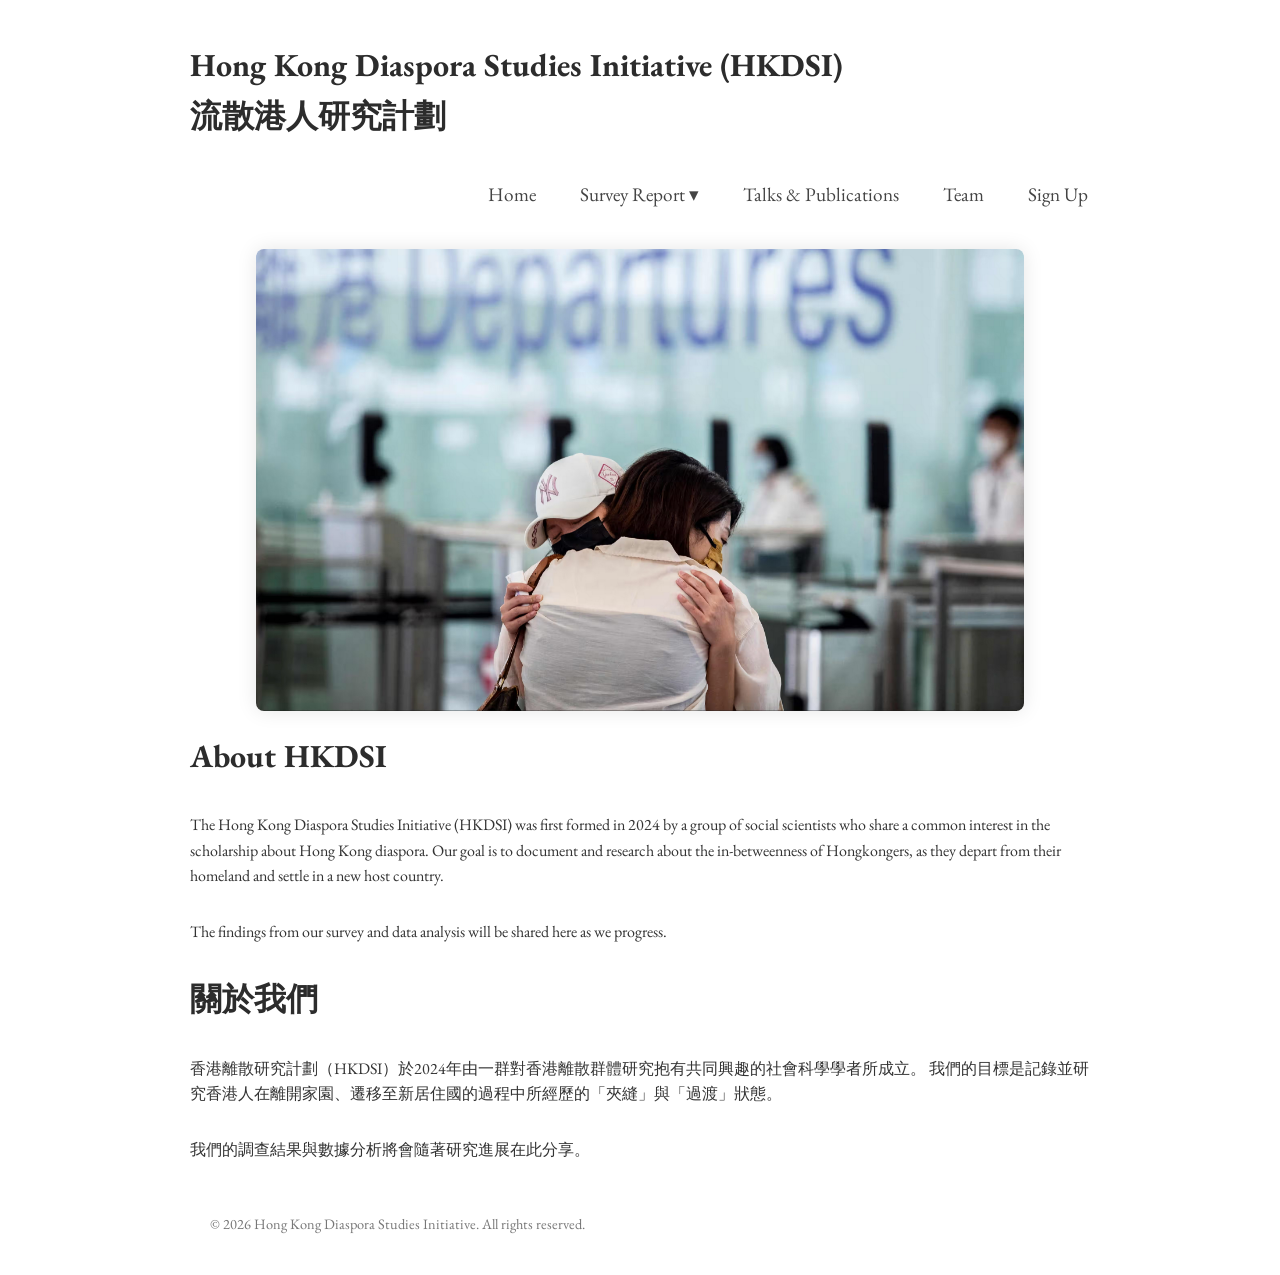
<file: index.html>
<!DOCTYPE html>

<html lang="en">

<head>
  <meta charset="UTF-8">
  <meta name="viewport" content="width=device-width, initial-scale=1.0">
  <title>HKDSI</title>


  <!-- Google Font: EB Garamond -->
  <link href="https://fonts.googleapis.com/css2?family=EB+Garamond&display=swap" rel="stylesheet">

  <!-- Link to your external stylesheet -->
  <link rel="stylesheet" href="styles.css">
  
</head>
<body>
   <div class="container">

    <h1>Hong Kong Diaspora Studies Initiative (HKDSI)<br>流散港人研究計劃 </h1>

<nav class="navbar">
  <ul class="nav-menu">
    <li><a href="index.html">Home</a></li>
    
    <li class="dropdown">
      <a href="report.html">Survey Report ▾</a>
      <ul class="dropdown-menu">
        <li><a href="US.html">US</a></li>
        <li><a href="UK.html">UK</a></li>
        <li><a href="Canada.html">Canada</a></li>
      </ul>
    </li>
    
    <li><a href="engagement.html">Talks & Publications</a></li>
    <li><a href="team.html">Team</a></li>
    <li><a href="sign_up.html">Sign Up</a></li>
  </ul>
</nav>



      <img src="departure.png" alt="Embrace at the Departure Gate" class="hero-image">
      <h2>About HKDSI</h2>
      <p>The Hong Kong Diaspora Studies Initiative (HKDSI) was first formed in 2024 by a group of
        social scientists who share a common interest in the scholarship about Hong Kong diaspora.
        Our goal is to document and research about the in-betweenness of Hongkongers, as they 
        depart from their homeland and settle in a new host country. </p>
      <p>The findings from our survey and data analysis will be shared here as we progress. </p>  

      <h2>關於我們</h2>
      <p>香港離散研究計劃（HKDSI）於2024年由一群對香港離散群體研究抱有共同興趣的社會科學學者所成立。
        我們的目標是記錄並研究香港人在離開家園、遷移至新居住國的過程中所經歷的「夾縫」與「過渡」狀態。</p>

      <p>我們的調查結果與數據分析將會隨著研究進展在此分享。</p>


    <footer>
  <div class="container">
    <!--<p>
      <a href="https://your-website.com" target="_blank">
        <img src="logo.png" alt="HKDSI Logo" class="footer-logo">
        Hong Kong Diaspora Studies Initiative
      </a>
    </p>-->
    <p>&copy; 2026 Hong Kong Diaspora Studies Initiative. All rights reserved.</p>

    <!--<button onclick="scrollToTop()" class="back-to-top">Back to Top ↑</button>-->
  </div>
</footer>


  </div>
</body>
</html>
</file>
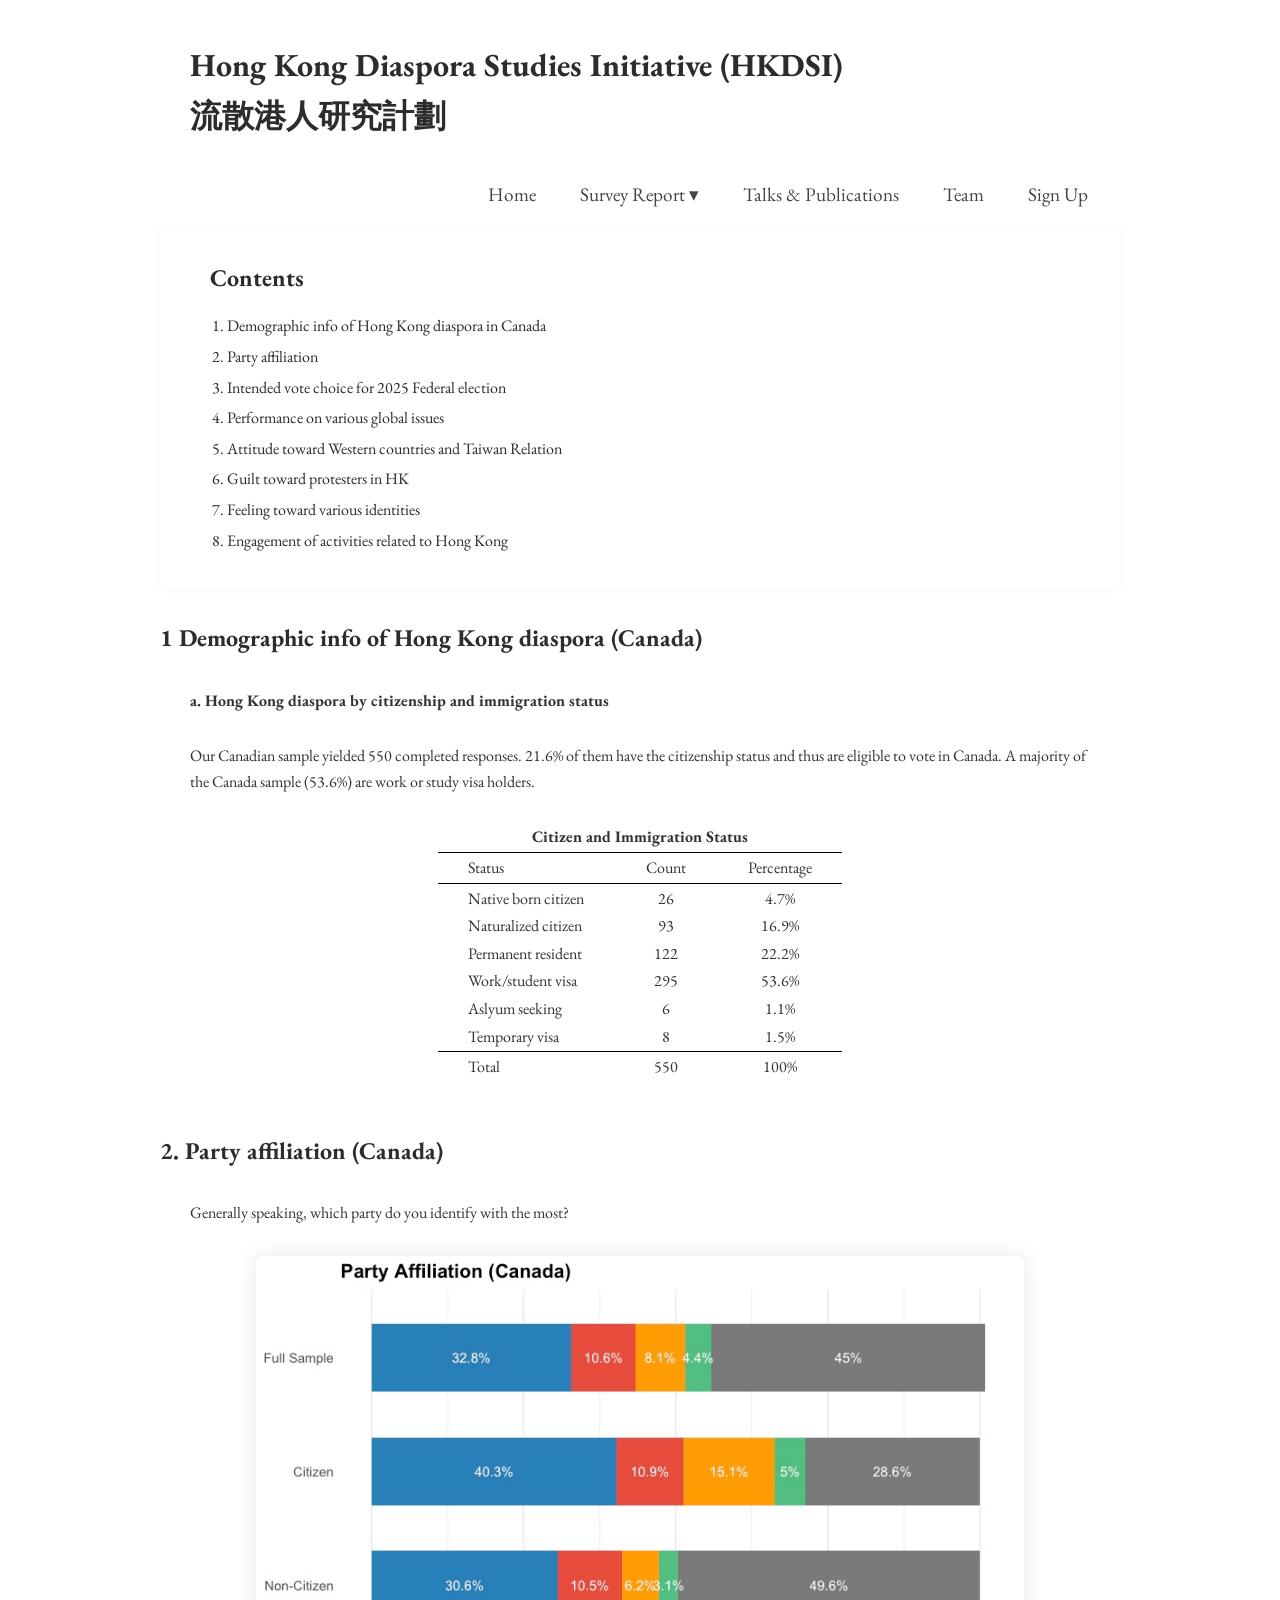
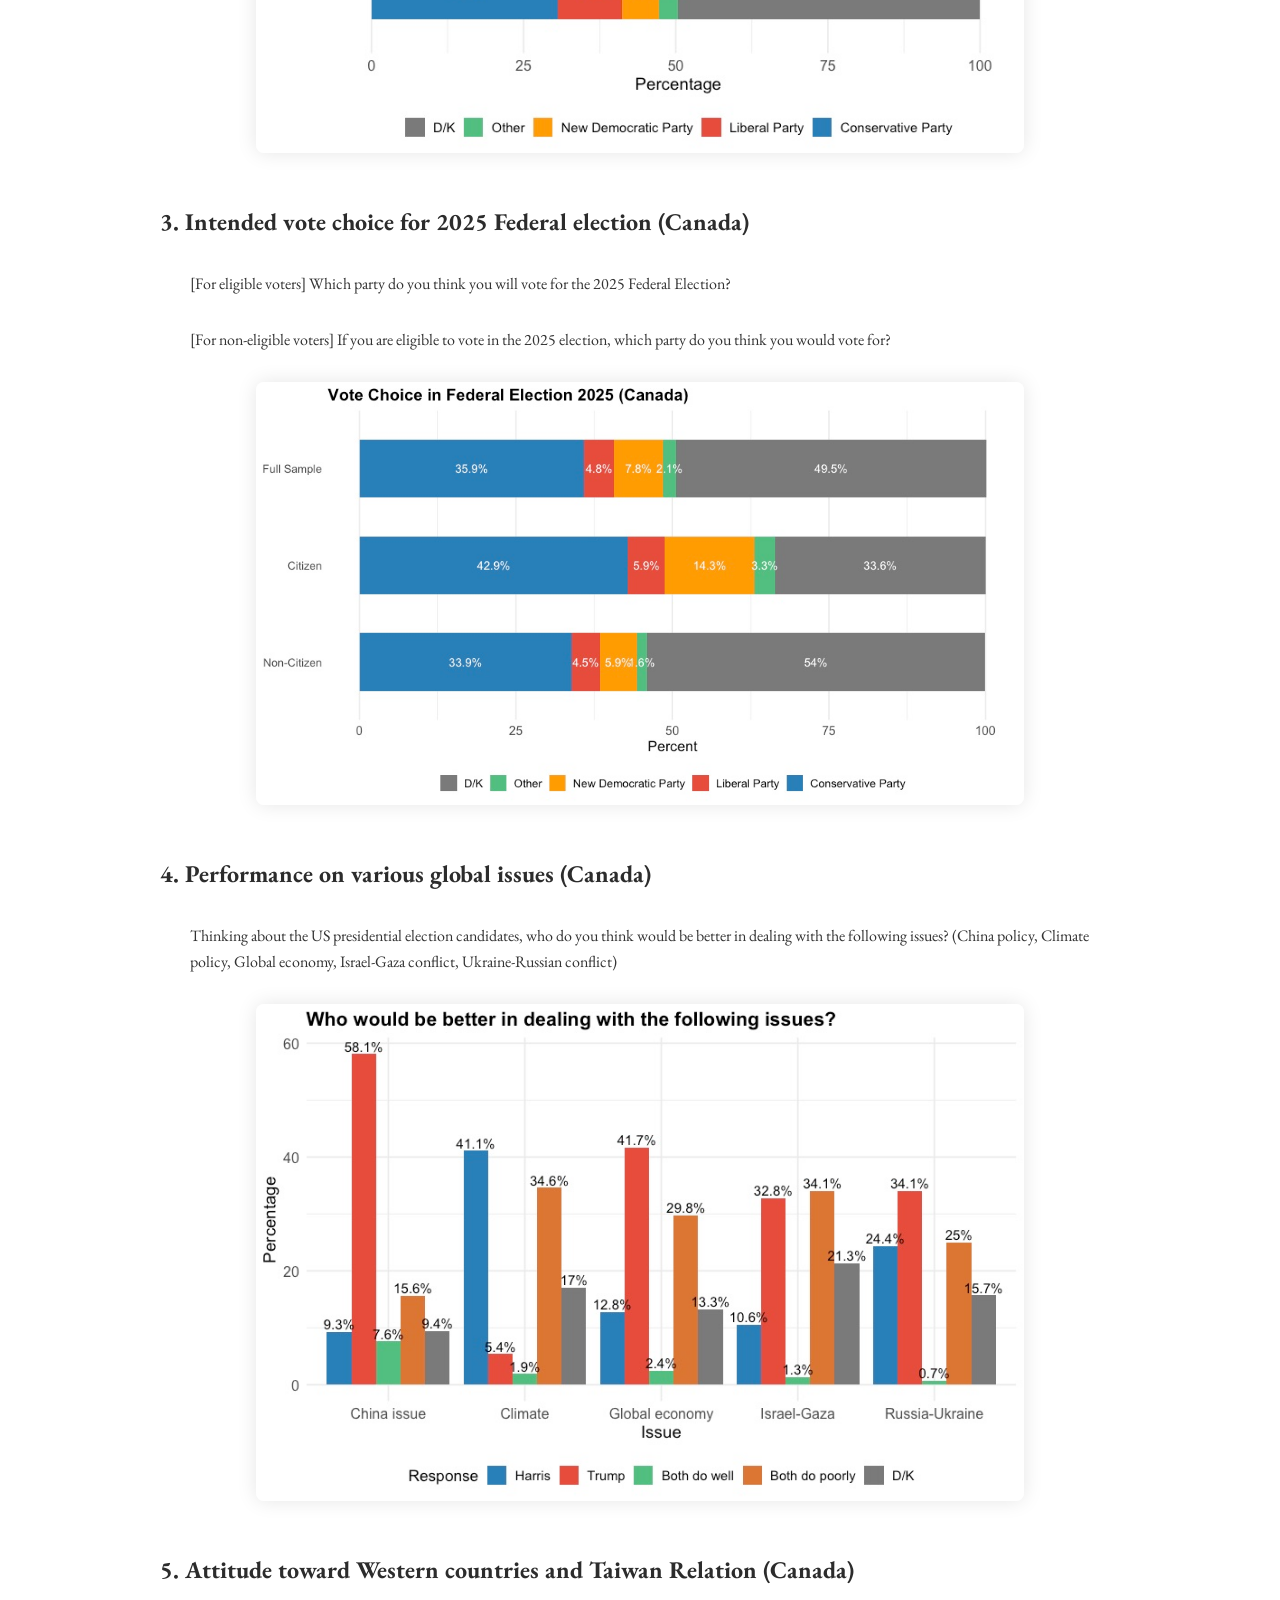
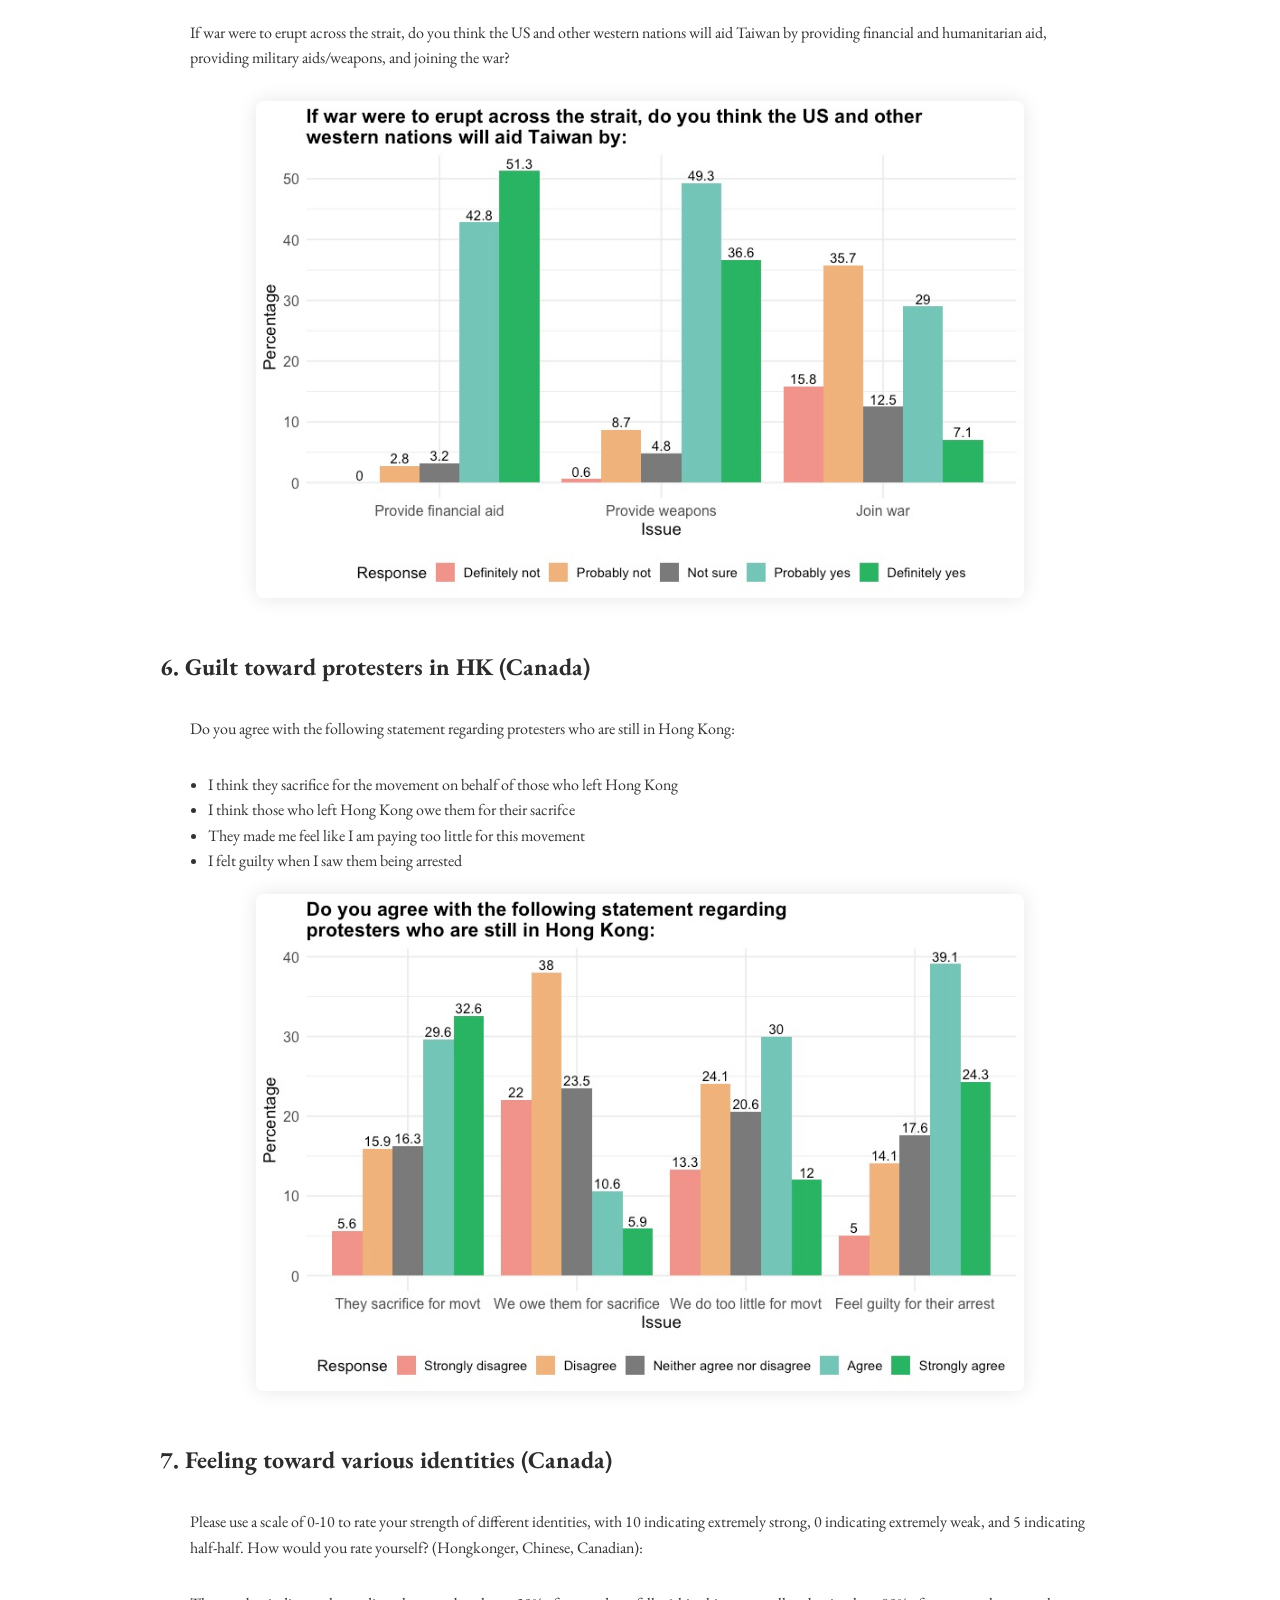
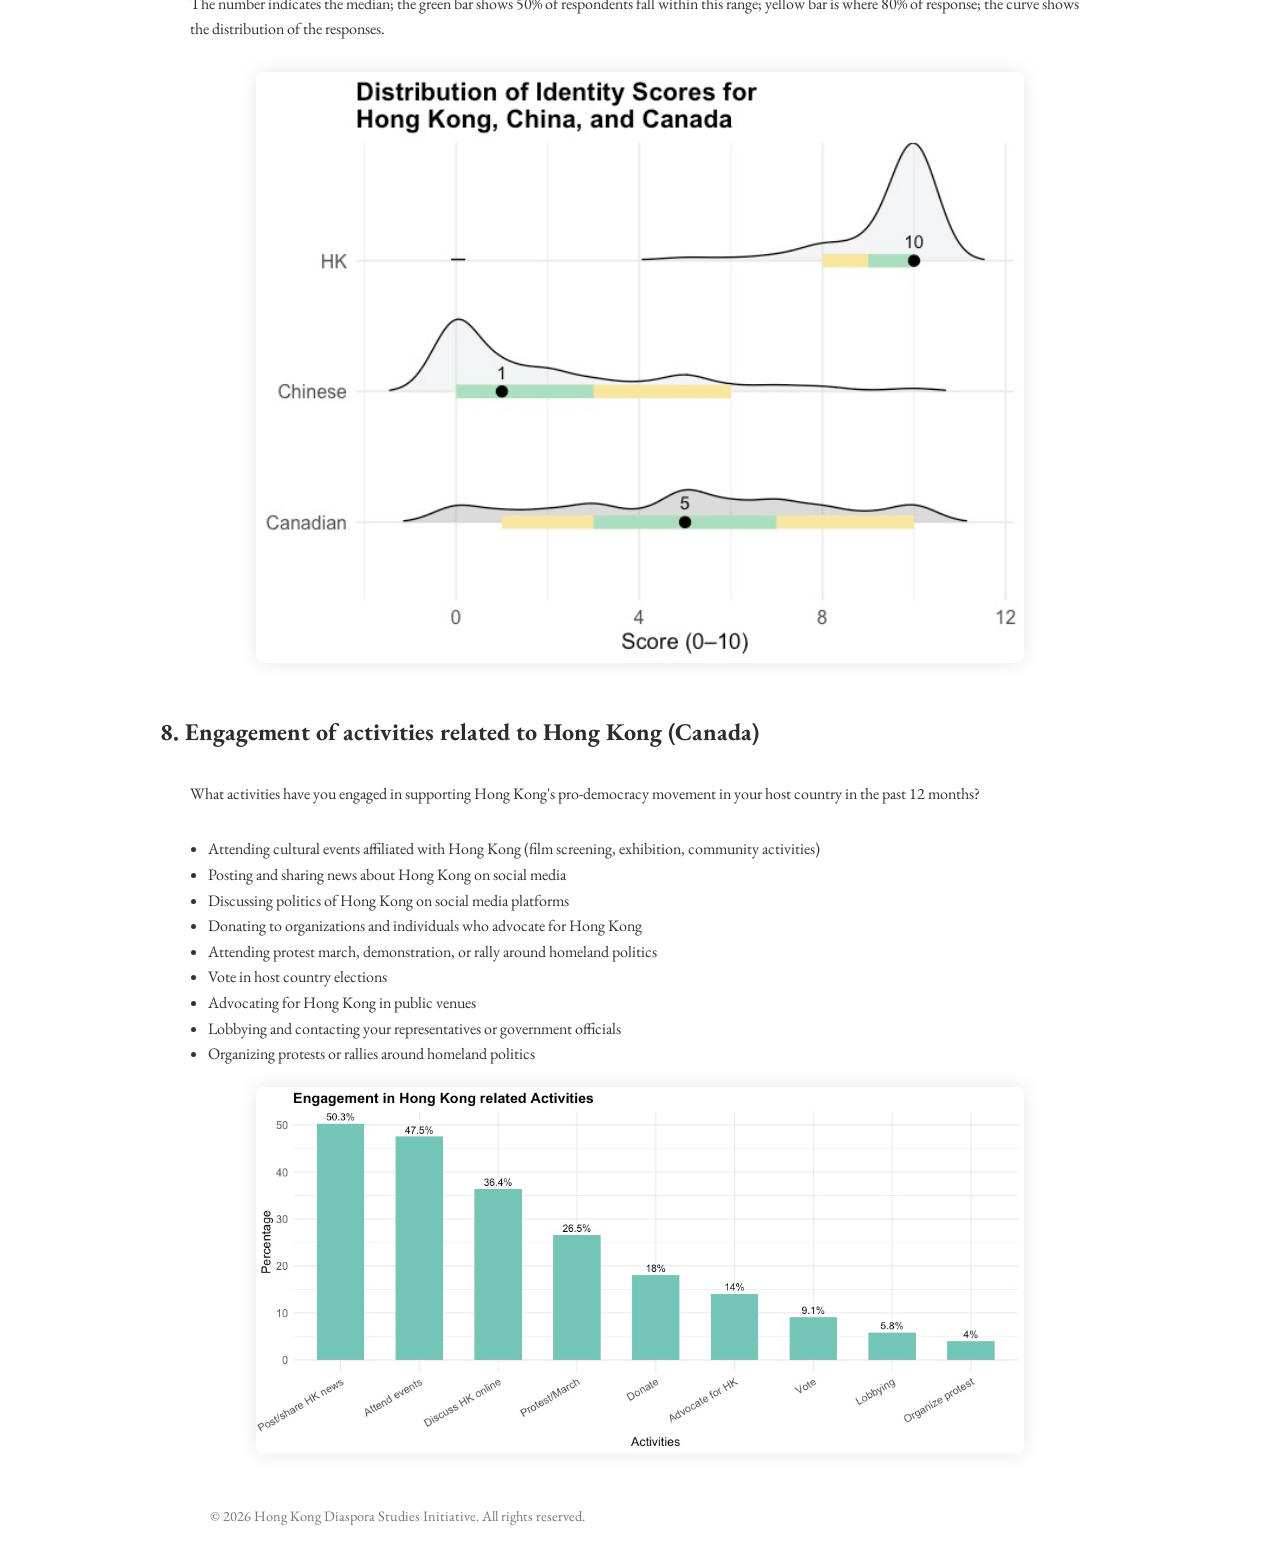
<file: Canada.html>
<!DOCTYPE html>

<html lang="en">

<head>
  <meta charset="UTF-8">
  <meta name="viewport" content="width=device-width, initial-scale=1.0">
  <title>HKDSI</title>


  <!-- Google Font: EB Garamond -->
  <link href="https://fonts.googleapis.com/css2?family=EB+Garamond&display=swap" rel="stylesheet">

   <!-- Link to your external stylesheet -->
  <link rel="stylesheet" href="styles.css">

</head>

<script>
  // Show or hide the button based on scroll position
  window.onscroll = function() {
    const btn = document.getElementById("backToTopBtn");
    if (document.body.scrollTop > 100 || document.documentElement.scrollTop > 100) {
      btn.style.display = "block";
    } else {
      btn.style.display = "none";
    }
  };

  // Smooth scroll to top when clicked
  function scrollToTop() {
    window.scrollTo({ top: 0, behavior: 'smooth' });
  }
</script>



<body>
<div class="container">
  <h1>Hong Kong Diaspora Studies Initiative (HKDSI)<br>流散港人研究計劃 </h1>

  <nav class="navbar">
  <ul class="nav-menu">
    <li><a href="index.html">Home</a></li>
    
    <li class="dropdown">
      <a href="report.html">Survey Report ▾</a>
      <ul class="dropdown-menu">
        <li><a href="US.html">US</a></li>
        <li><a href="UK.html">UK</a></li>
        <li><a href="Canada.html">Canada</a></li>
      </ul>
    </li>
    
    <li><a href="engagement.html">Talks & Publications</a></li>
    <li><a href="team.html">Team</a></li>
    <li><a href="sign_up.html">Sign Up</a></li>
  </ul>
</nav>

  <nav class="toc">
   <h2>Contents</h2>
  <ul>
    <li><a href="#demographic">1. Demographic info of Hong Kong diaspora in Canada</a></li>
    <li><a href="#PID">2. Party affiliation</a></li>
    <li><a href="#2024_election">3. Intended vote choice for 2025 Federal election</a></li>
    <li><a href="#performance">4. Performance on various global issues</a></li>
    <li><a href="#Taiwan">5. Attitude toward Western countries and Taiwan Relation</a></li>
    <li><a href="#guilt">6. Guilt toward protesters in HK</a></li>
    <li><a href="#identity">7. Feeling toward various identities</a></li>
    <li><a href="#HK_engagement">8. Engagement of activities related to Hong Kong</a></li>
  </ul>
</nav>

<section id="demographic">
  <h3>1 Demographic info of Hong Kong diaspora (Canada)</h3>
    <p><strong>a. Hong Kong diaspora by citizenship and immigration status</strong></p>
    <p>Our Canadian sample yielded 550 completed responses. 21.6% of them have the citizenship status and thus are eligible 
        to vote in Canada. A majority of the Canada sample (53.6%) are work or study visa holders.
    </p>
    <table>
        <caption><strong>Citizen and Immigration Status</strong></caption>
        <tr><td colspan="6" style="border-bottom: 1px solid black"></td></tr>
            <tr><td style="text-align:left">Status</td><td>Count</td><td>Percentage</td></tr>
        <tr><td colspan="6" style="border-bottom: 1px solid black"></td></tr>
            <tr><td style="text-align:left">Native born citizen</td><td>26</td><td>4.7%</td></tr>
            <tr><td style="text-align:left">Naturalized citizen</td><td>93</td><td>16.9%</td></tr>
            <tr><td style="text-align:left">Permanent resident</td><td>122</td><td>22.2%</td></tr>
            <tr><td style="text-align:left">Work/student visa</td><td>295</td><td>53.6%</td></tr>
            <tr><td style="text-align:left">Aslyum seeking</td><td>6</td><td>1.1%</td></tr>
            <tr><td style="text-align:left">Temporary visa</td><td>8</td><td>1.5%</td></tr>
        <tr><td colspan="6" style="border-bottom: 1px solid black"></td></tr>
        <tr><td style="text-align:left">Total</td><td>550</td><td>100%</td></tr>
    </table>       
</section>

<section id="PID">
  <h3>2. Party affiliation (Canada)</h3>
    <p>Generally speaking, which party do you identify with the most?
    </p>
    <img src="fig_Canada/fig_CAN_PID.jpeg" alt="UK_PID" class="hero-image">
</section>
  
 <section id="2024_election">
    <h3>3. Intended vote choice for 2025 Federal election (Canada)</h3>
    <p>[For eligible voters] Which party do you think you will vote for the 2025 Federal Election?</p> 
    <p>[For non-eligible voters] If you are eligible to vote in the 2025 election, which party do you think you would vote for?  </p>
    <img src="fig_Canada/fig_CAN_election2024.jpeg" alt="US election" class="hero-image">
</section> 

<section id="performance">
    <h3>4. Performance on various global issues (Canada)</h3>
    <p>Thinking about the US presidential election candidates, who do you think would be better in dealing with 
        the following issues? (China policy, Climate policy, Global economy, Israel-Gaza conflict, 
        Ukraine-Russian conflict)</p>
    <img src="fig_Canada/fig_performance_CAN.jpeg" alt="performance" class="hero-image">
</section>

<section id="Taiwan">
    <h3>5. Attitude toward Western countries and Taiwan Relation (Canada)</h3>
    <p>If war were to erupt across the strait, do you think the US and other western nations will aid Taiwan by providing
        financial and humanitarian aid, providing military aids/weapons, and joining the war?</p>
    <img src="fig_Canada/fig_TW_CAN.jpeg" alt="TW" class="hero-image">
</section>

<section id="guilt">
    <h3>6. Guilt toward protesters in HK (Canada)</h3>
    <p>Do you agree with the following statement regarding protesters who are still in Hong Kong:</p>
    <ul>
        <li>I think they sacrifice for the movement on behalf of those who left Hong Kong</li>
        <li>I think those who left Hong Kong owe them for their sacrifce</li>
        <li>They made me feel like I am paying too little for this movement</li>
        <li>I felt guilty when I saw them being arrested</li>
    </ul>
    <img src="fig_Canada/fig_guilt_CAN.jpeg" alt="guilt" class="hero-image">
</section>

<section id="identity">
    <h3>7. Feeling toward various identities (Canada)</h3>
    <p>Please use a scale of 0-10 to rate your strength of different identities, with 10 indicating extremely strong, 
        0 indicating extremely weak, and 5 indicating half-half. How would you rate yourself? (Hongkonger, 
        Chinese, Canadian):</p>
    <p>The number indicates the median; the green bar shows 50% of respondents fall within this range;
        yellow bar is where 80% of response; the curve shows the distribution of the responses. </p>
    <img src="fig_Canada/fig_identity_CAN.jpeg" alt="identity" class="hero-image">
</section>

<section id="HK_engagement">
    <h3>8. Engagement of activities related to Hong Kong (Canada)</h3>
    <p>What activities have you engaged in supporting Hong Kong's pro-democracy movement in your host country
        in the past 12 months?</p>
        <ul>
            <li>Attending cultural events affiliated with Hong Kong (film screening, exhibition, community activities)</li>
            <li>Posting and sharing news about Hong Kong on social media</li>
            <li>Discussing politics of Hong Kong on social media platforms</li>
            <li>Donating to organizations and individuals who advocate for Hong Kong</li>
            <li>Attending protest march, demonstration, or rally around homeland politics</li>
            <li>Vote in host country elections</li>
            <li>Advocating for Hong Kong in public venues</li>
            <li>Lobbying and contacting your representatives or government officials</li>
            <li>Organizing protests or rallies around homeland politics</li>   
        </ul>
    <img src="fig_Canada/fig_activities_CAN.jpeg" alt="engagement" class="hero-image">
</section>

<footer>
  <div class="container">
    <!--<p>
      <a href="https://your-website.com" target="_blank">
        <img src="logo.png" alt="HKDSI Logo" class="footer-logo">
        Hong Kong Diaspora Studies Initiative
      </a>
    </p>-->
    <p>&copy; 2026 Hong Kong Diaspora Studies Initiative. All rights reserved.</p>
    <button onclick="scrollToTop()" class="back-to-top" id="backToTopBtn">Back to Top ↑</button>
  </div>
</footer>

</div>
</body>
</html>
</file>
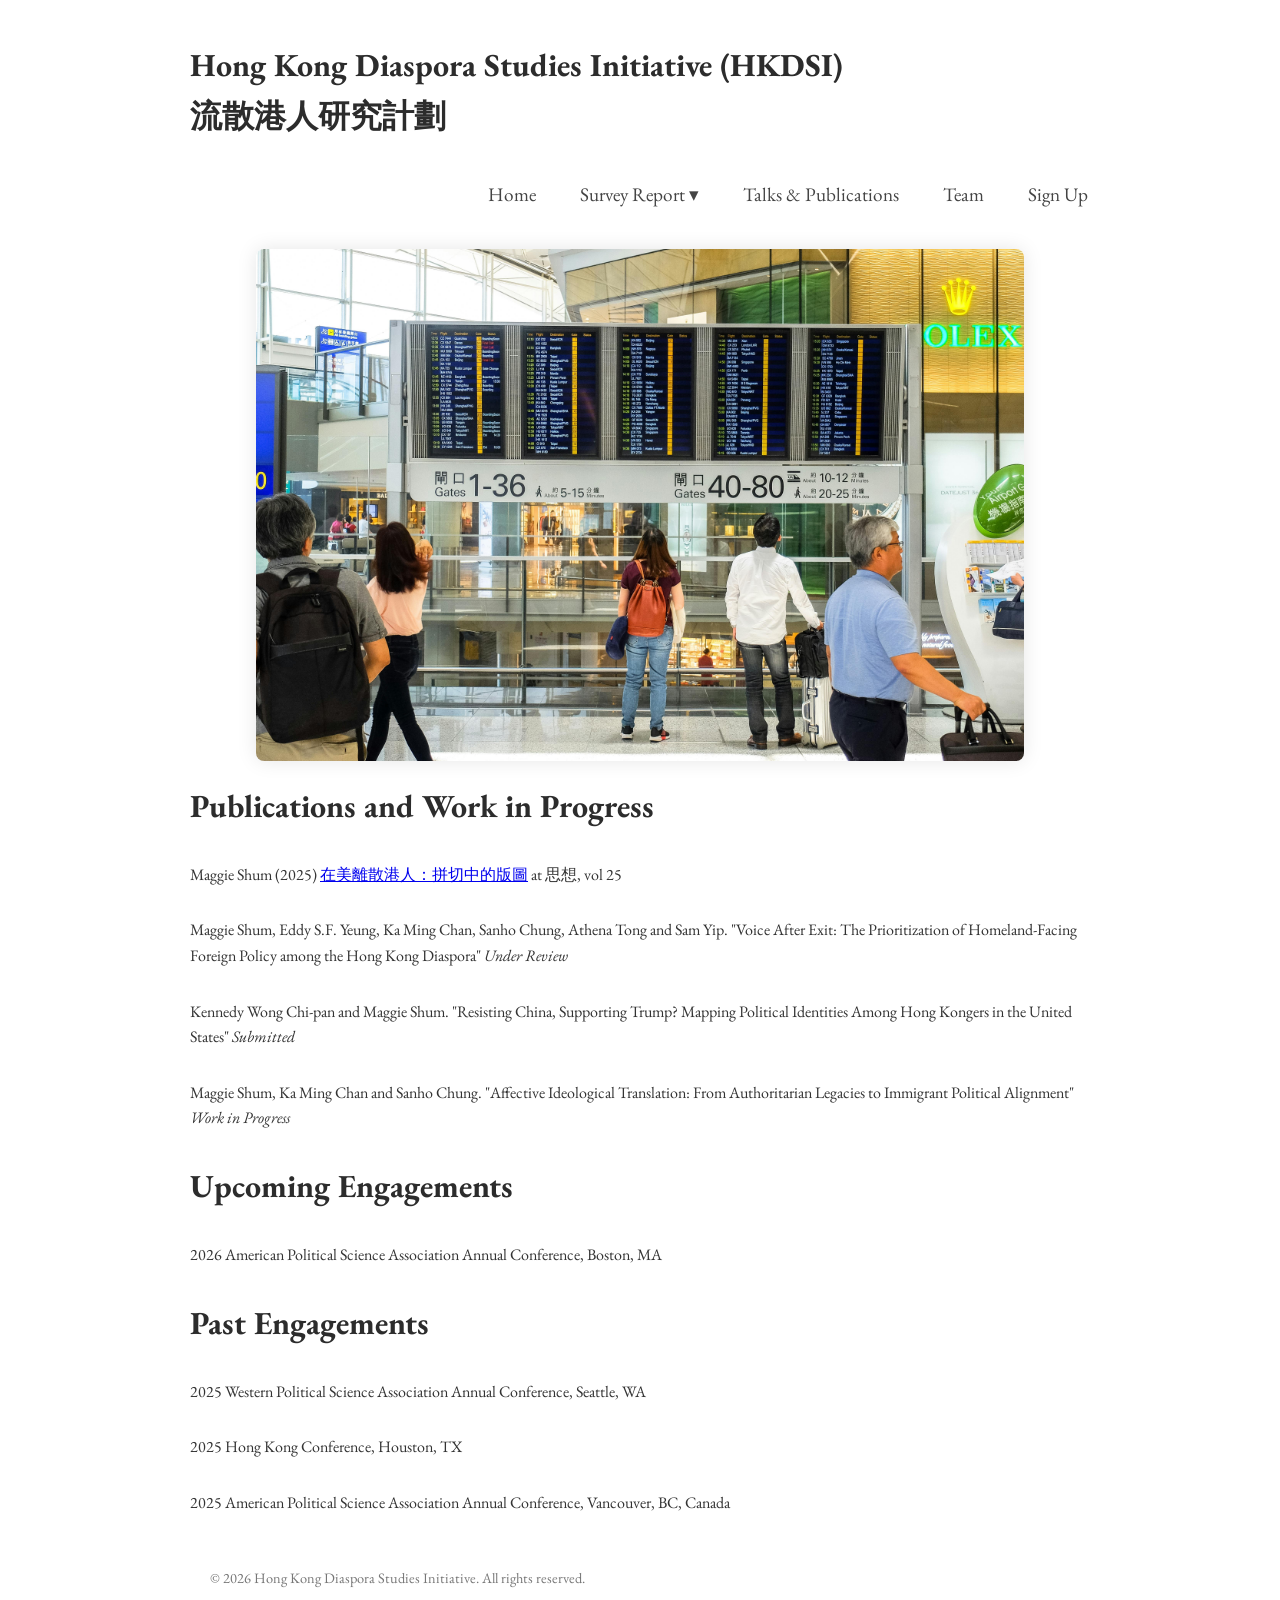
<file: engagement.html>
<!DOCTYPE html>

<html lang="en">

<head>
  <meta charset="UTF-8">
  <meta name="viewport" content="width=device-width, initial-scale=1.0">
  <title>HKDSI</title>


  <!-- Google Font: EB Garamond -->
  <link href="https://fonts.googleapis.com/css2?family=EB+Garamond&display=swap" rel="stylesheet">

   <!-- Link to your external stylesheet -->
  <link rel="stylesheet" href="styles.css">

</head>

<script>
  // Show or hide the button based on scroll position
  window.onscroll = function() {
    const btn = document.getElementById("backToTopBtn");
    if (document.body.scrollTop > 100 || document.documentElement.scrollTop > 100) {
      btn.style.display = "block";
    } else {
      btn.style.display = "none";
    }
  };

  // Smooth scroll to top when clicked
  function scrollToTop() {
    window.scrollTo({ top: 0, behavior: 'smooth' });
  }
</script>

<body>
<div class="container">
  <h1>Hong Kong Diaspora Studies Initiative (HKDSI)<br>流散港人研究計劃 </h1>

  <nav class="navbar">
  <ul class="nav-menu">
    <li><a href="index.html">Home</a></li>
    
    <li class="dropdown">
      <a href="report.html">Survey Report ▾</a>
      <ul class="dropdown-menu">
        <li><a href="US.html">US</a></li>
        <li><a href="UK.html">UK</a></li>
        <li><a href="Canada.html">Canada</a></li>
      </ul>
    </li>
    
    <li><a href="engagement.html">Talks & Publications</a></li>
    <li><a href="team.html">Team</a></li>
    <li><a href="sign_up.html">Sign Up</a></li>
  </ul>
</nav>


    <img src="airport.jpg" alt="airport info" class="hero-image">

    <h2>Publications and Work in Progress</h2>
    <p>Maggie Shum (2025) <a href="https://www.linkingbooks.com.tw/books/15708952">在美離散港人：拼切中的版圖</a> 
      at 思想, vol 25 </p>
    <p> Maggie Shum, Eddy S.F. Yeung, Ka Ming Chan, Sanho Chung, Athena Tong and Sam Yip.
      "Voice After Exit: The Prioritization of Homeland-Facing Foreign Policy among the Hong Kong Diaspora" 
      <i>Under Review</i>
    </p>
    <p>Kennedy Wong Chi-pan and Maggie Shum. "Resisting China, Supporting Trump? Mapping Political Identities 
      Among Hong Kongers in the United States" <i>Submitted</i>
    </p>
    <p>Maggie Shum, Ka Ming Chan and Sanho Chung. "Affective Ideological Translation: From Authoritarian 
      Legacies to Immigrant Political Alignment" <i>Work in Progress</i>
    </p>

    <h2>Upcoming Engagements</h2>
    <p>2026 American Political Science Association Annual Conference, Boston, MA</p>

    <h2>Past Engagements</h2>
    <p>2025 Western Political Science Association Annual Conference, Seattle, WA</p>
    <p>2025 Hong Kong Conference, Houston, TX</p>
    <p>2025 American Political Science Association Annual Conference, Vancouver, BC, Canada</p>
    

  <footer>
  <div class="container">
    <!--<p>
      <a href="https://your-website.com" target="_blank">
        <img src="logo.png" alt="HKDSI Logo" class="footer-logo">
        Hong Kong Diaspora Studies Initiative
      </a>
    </p>-->
    <p>&copy; 2026 Hong Kong Diaspora Studies Initiative. All rights reserved.</p>

    <!--<button onclick="scrollToTop()" class="back-to-top">Back to Top ↑</button>-->
  </div>
</footer>

</div>
</body>
</html>
</file>
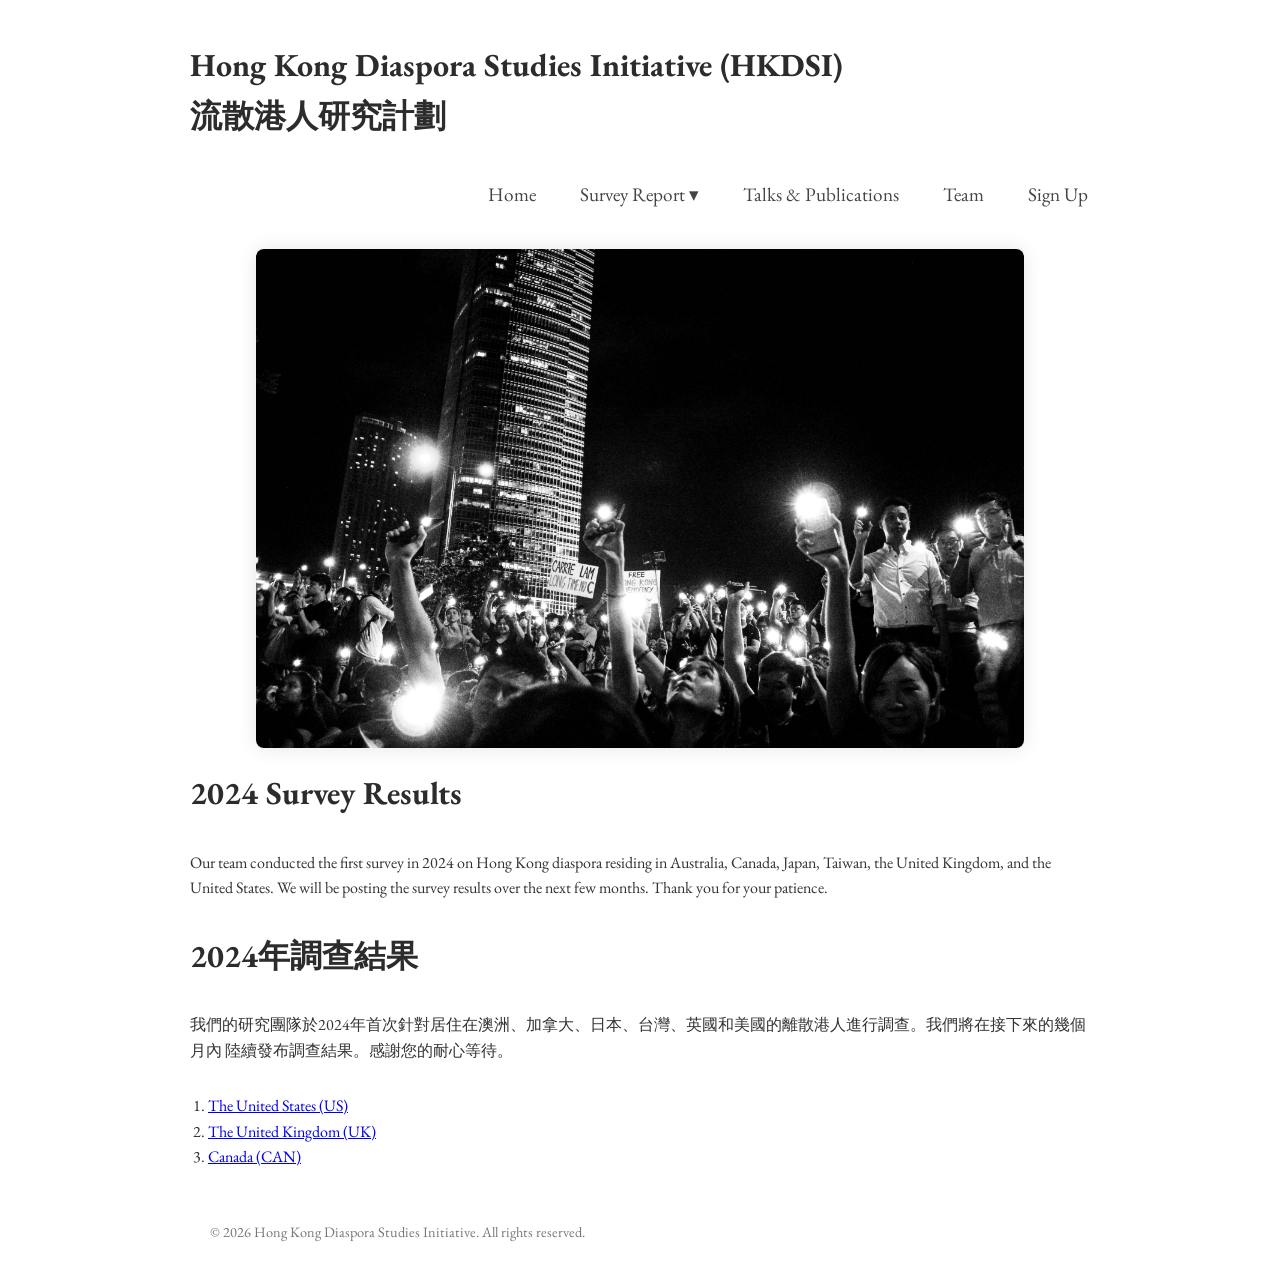
<file: report.html>
<!DOCTYPE html>

<html lang="en">

<head>
  <meta charset="UTF-8">
  <meta name="viewport" content="width=device-width, initial-scale=1.0">
  <title>HKDSI</title>


  <!-- Google Font: EB Garamond -->
  <link href="https://fonts.googleapis.com/css2?family=EB+Garamond&display=swap" rel="stylesheet">

   <!-- Link to your external stylesheet -->
  <link rel="stylesheet" href="styles.css">

</head>

<body>
<div class="container">
  <h1>Hong Kong Diaspora Studies Initiative (HKDSI)<br>流散港人研究計劃 </h1>

  <nav class="navbar">
  <ul class="nav-menu">
    <li><a href="index.html">Home</a></li>
    
    <li class="dropdown">
      <a href="report.html">Survey Report ▾</a>
      <ul class="dropdown-menu">
        <li><a href="US.html">US</a></li>
        <li><a href="UK.html">UK</a></li>
        <li><a href="Canada.html">Canada</a></li>
      </ul>
    </li>
    
    <li><a href="engagement.html">Talks & Publications</a></li>
    <li><a href="team.html">Team</a></li>
    <li><a href="sign_up.html">Sign Up</a></li>
  </ul>
</nav>


    <img src="IMG_9516.jpg" alt="Light up" class="hero-image">
    <h2>2024 Survey Results</h2>
    <p>Our team conducted the first survey in 2024 on Hong Kong diaspora residing in Australia, Canada, Japan, 
      Taiwan, the United Kingdom, and the United States. We will be posting the survey results over the next few months.
    Thank you for your patience.</p>

    <h2>2024年調查結果</h2>
    <p>我們的研究團隊於2024年首次針對居住在澳洲、加拿大、日本、台灣、英國和美國的離散港人進行調查。我們將在接下來的幾個月內
      陸續發布調查結果。感謝您的耐心等待。</p>


    <ol>
      <li><a href="US.html">The United States (US)</a></li>
      <li><a href="UK.html">The United Kingdom (UK)</a></li>
      <li><a href="Canada.html">Canada (CAN)</a></li>
    </ol>



  <footer>
  <div class="container">
    <!--<p>
      <a href="https://your-website.com" target="_blank">
        <img src="logo.png" alt="HKDSI Logo" class="footer-logo">
        Hong Kong Diaspora Studies Initiative
      </a>
    </p>-->
    <p>&copy; 2026 Hong Kong Diaspora Studies Initiative. All rights reserved.</p>

    <!--<button onclick="scrollToTop()" class="back-to-top">Back to Top ↑</button>-->
  </div>
</footer>

</div>
</body>
</html>
</file>
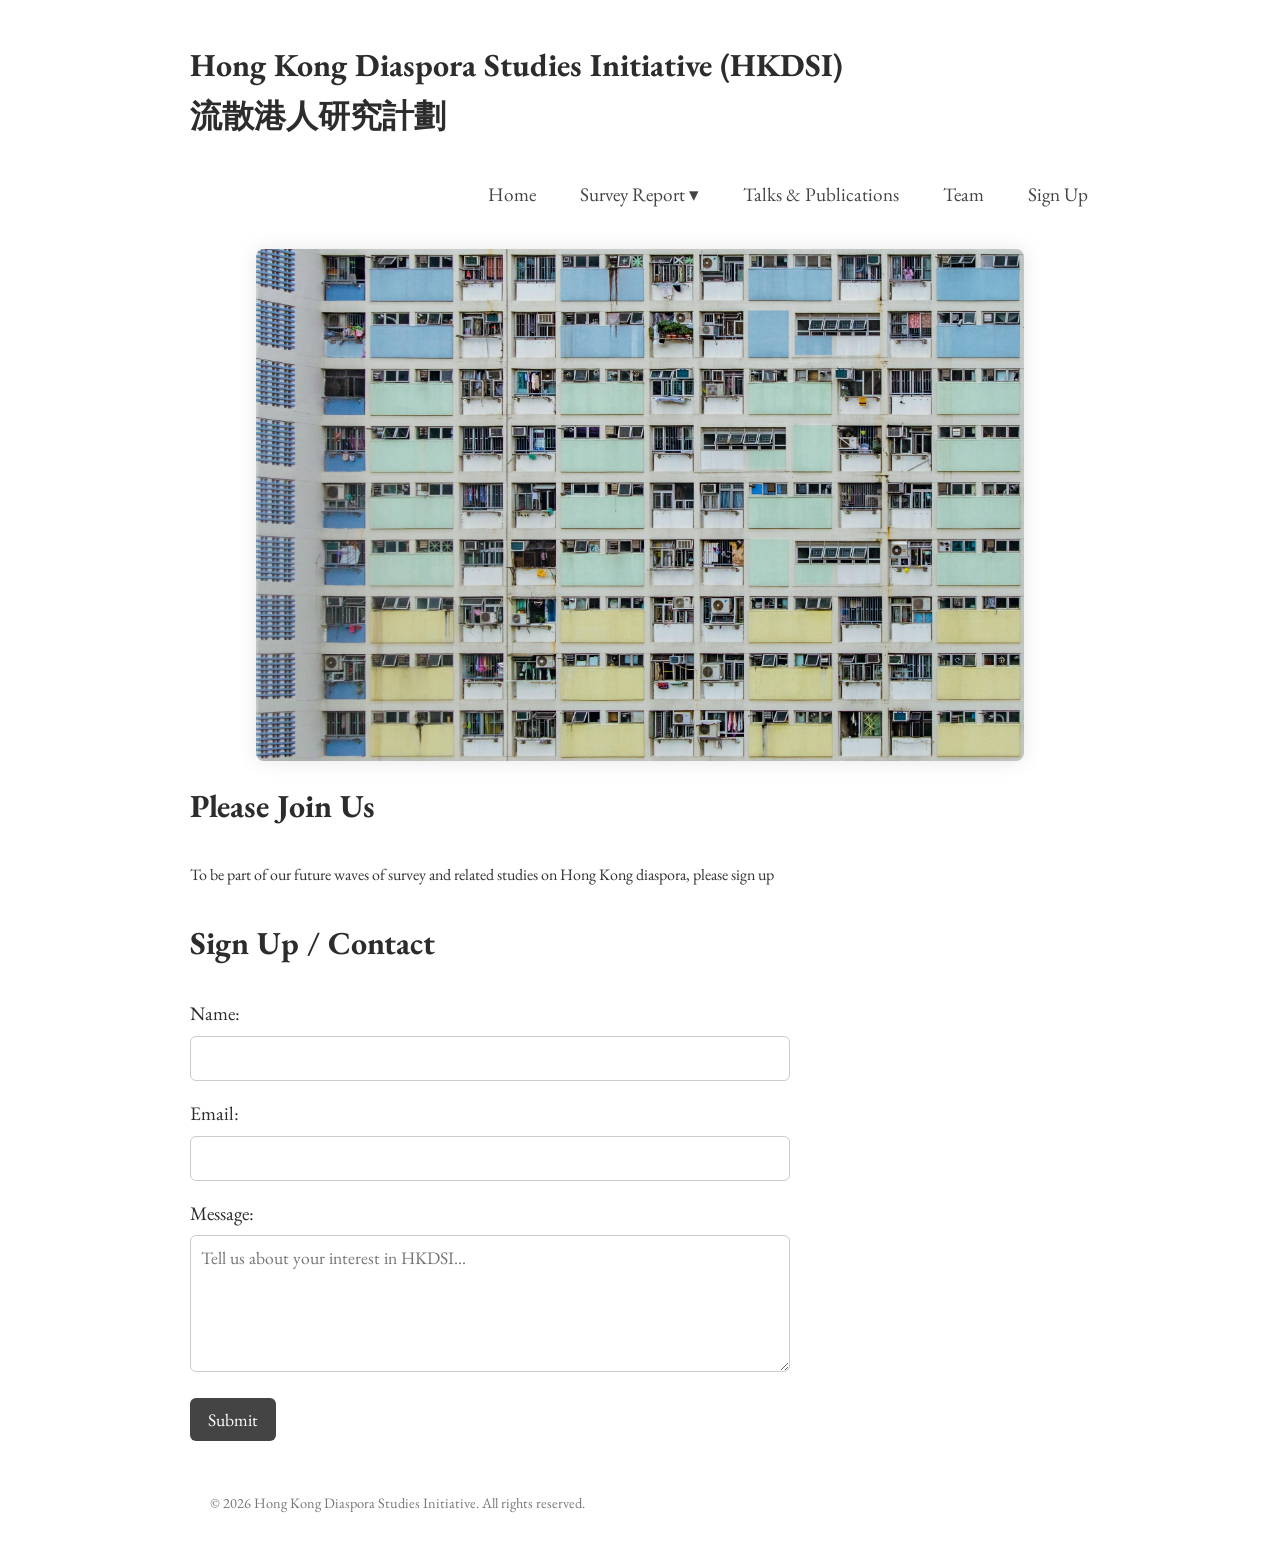
<file: sign_up.html>
<!DOCTYPE html>

<html lang="en">

<head>
  <meta charset="UTF-8">
  <meta name="viewport" content="width=device-width, initial-scale=1.0">
  <title>HKDSI</title>


  <!-- Google Font: EB Garamond -->
  <link href="https://fonts.googleapis.com/css2?family=EB+Garamond&display=swap" rel="stylesheet">

  <!-- Link to your external stylesheet -->
  <link rel="stylesheet" href="styles.css">
  
</head>
<body>
   <div class="container">

    <h1>Hong Kong Diaspora Studies Initiative (HKDSI)<br>流散港人研究計劃 </h1>

<nav class="navbar">
  <ul class="nav-menu">
    <li><a href="index.html">Home</a></li>
    
    <li class="dropdown">
      <a href="report.html">Survey Report ▾</a>
      <ul class="dropdown-menu">
        <li><a href="US.html">US</a></li>
        <li><a href="UK.html">UK</a></li>
        <li><a href="Canada.html">Canada</a></li>
      </ul>
    </li>
    
    <li><a href="engagement.html">Talks & Publications</a></li>
    <li><a href="team.html">Team</a></li>
    <li><a href="sign_up.html">Sign Up</a></li>
  </ul>
</nav>



      <img src="rainbow_building.jpg" alt="iconic rainbow building" class="hero-image">
      <h2>Please Join Us</h2>
      <p>To be part of our future waves of survey and related studies on Hong Kong diaspora, please sign up </p> 

      <h2>Sign Up / Contact</h2>

      <form action="https://formspree.io/f/mbdworzb" method="POST" class="contact-form">

        <label for="name">Name:</label>
        <input type="text" id="name" name="name" required>

        <label for="email">Email:</label>
        <input type="email" id="email" name="email" required>

        <label for="message">Message:</label>
        <textarea id="message" name="message" rows="5" placeholder="Tell us about your interest in HKDSI..." required></textarea>

        <button type="submit">Submit</button>

      </form>


    <footer>
  <div class="container">
    <!--<p>
      <a href="https://your-website.com" target="_blank">
        <img src="logo.png" alt="HKDSI Logo" class="footer-logo">
        Hong Kong Diaspora Studies Initiative
      </a>
    </p>-->
    <p>&copy; 2026 Hong Kong Diaspora Studies Initiative. All rights reserved.</p>

    <!--<button onclick="scrollToTop()" class="back-to-top">Back to Top ↑</button>-->
  </div>
</footer>


  </div>
</body>
</html>
</file>
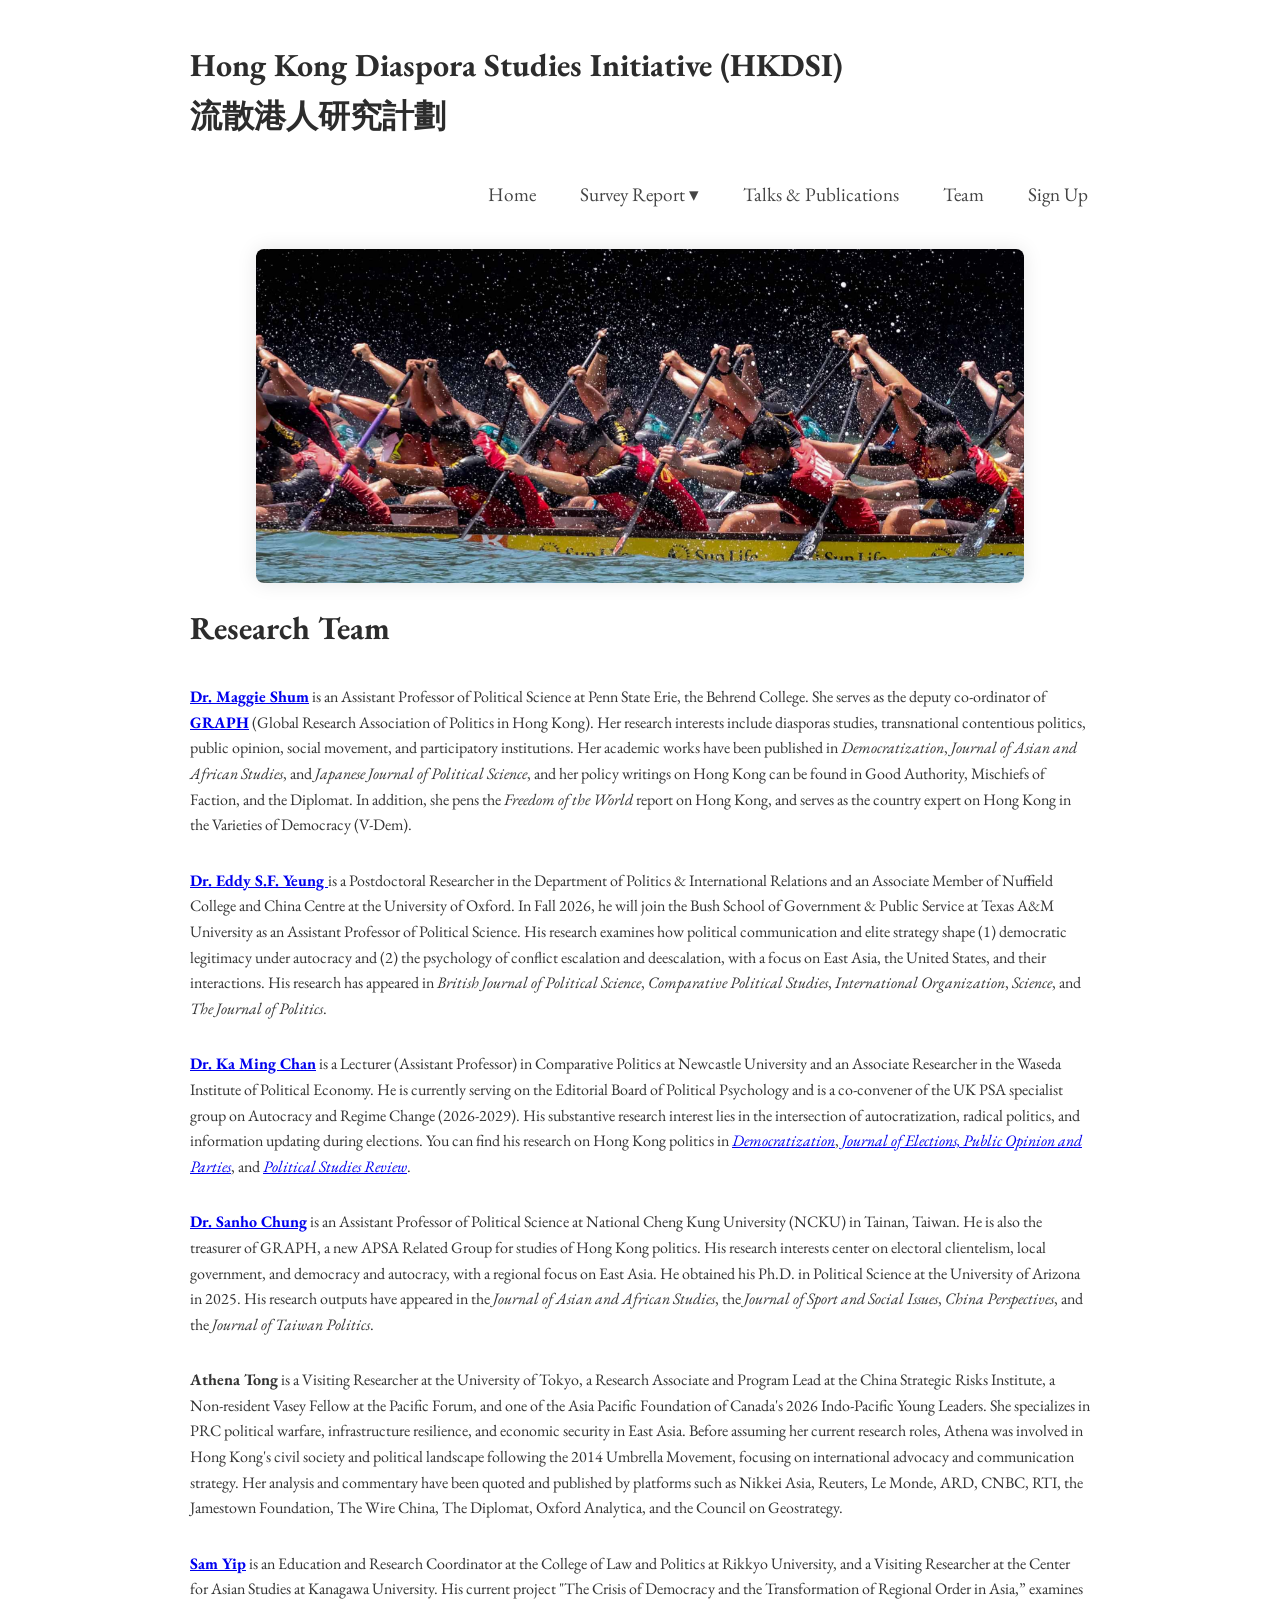
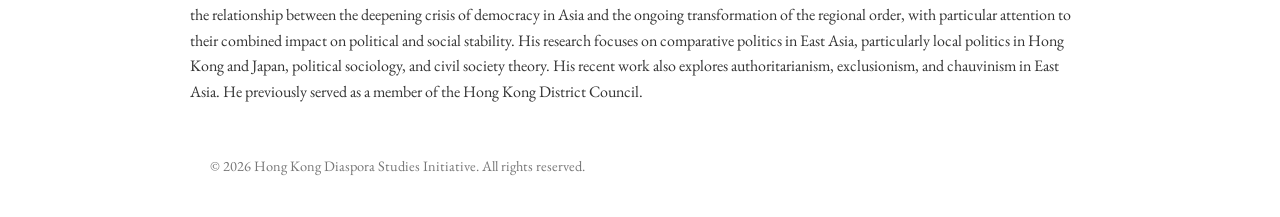
<file: team.html>
<!DOCTYPE html>

<html lang="en">

<head>
  <meta charset="UTF-8">
  <meta name="viewport" content="width=device-width, initial-scale=1.0">
  <title>HKDSI</title>


  <!-- Google Font: EB Garamond -->
  <link href="https://fonts.googleapis.com/css2?family=EB+Garamond&display=swap" rel="stylesheet">

  <!-- Link to your external stylesheet -->
  <link rel="stylesheet" href="styles.css">
  
</head>
<body>
   <div class="container">

    <h1>Hong Kong Diaspora Studies Initiative (HKDSI)<br>流散港人研究計劃 </h1>

<nav class="navbar">
  <ul class="nav-menu">
    <li><a href="index.html">Home</a></li>
    
    <li class="dropdown">
      <a href="report.html">Survey Report ▾</a>
      <ul class="dropdown-menu">
        <li><a href="US.html">US</a></li>
        <li><a href="UK.html">UK</a></li>
        <li><a href="Canada.html">Canada</a></li>
      </ul>
    </li>
    
    <li><a href="engagement.html">Talks & Publications</a></li>
    <li><a href="team.html">Team</a></li>
    <li><a href="sign_up.html">Sign Up</a></li>
  </ul>
</nav>



      <img src="teamwork.png" alt="dragonboat race" class="hero-image">

      <h2>Research Team</h2>

      <p><b><a href="http://www.maggieshum.com/">Dr. Maggie Shum</a></b> is an Assistant Professor of 
      Political Science at Penn State Erie, the Behrend College. She serves as the deputy co-ordinator of 
      <b><a href="https://graph-hk.github.io/web/">GRAPH</a></b> (Global Research Association of 
      Politics in Hong Kong). Her research interests include diasporas studies, transnational contentious 
      politics, public opinion, social movement, and participatory institutions. Her academic works 
      have been published in <i>Democratization</i>, <i>Journal of Asian and African Studies</i>, 
      and <i>Japanese Journal of Political Science</i>, and her policy writings on Hong Kong can be found 
      in Good Authority, Mischiefs of Faction, and the Diplomat. In addition, she pens the <i>Freedom of 
      the World</i> report on Hong Kong, and serves as the country expert on Hong Kong in the Varieties of 
      Democracy (V-Dem).</p>  

      <p><b><a href="https://eddy-yeung.github.io/">Dr. Eddy S.F. Yeung </a></b> is a Postdoctoral Researcher 
        in the Department of Politics & International Relations and an Associate Member of Nuffield College 
        and China Centre at the University of Oxford. In Fall 2026, he will join the Bush School of Government 
        & Public Service at Texas A&M University as an Assistant Professor of Political Science. His research 
        examines how political communication and elite strategy shape (1) democratic legitimacy under autocracy 
        and (2) the psychology of conflict escalation and deescalation, with a focus on East Asia, the United 
        States, and their interactions. His research has appeared in <i>British Journal of Political Science</i>,
        <i>Comparative Political Studies</i>, <i>International Organization</i>, <i>Science</i>, and <i>The 
        Journal of Politics</i>. </p>
      
      <p><b><a href="https://www.kmchan.page/">Dr. Ka Ming Chan</a></b> is a Lecturer (Assistant Professor) in 
        Comparative Politics at Newcastle University and an Associate Researcher in the Waseda Institute of 
        Political Economy. He is currently serving on the Editorial Board of Political Psychology and is a 
        co-convener of the UK PSA specialist group on Autocracy and Regime Change (2026-2029). His substantive 
        research interest lies in the intersection of autocratization, radical politics, and information 
        updating during elections. You can find his research on Hong Kong politics in 
        <i><a href="https://www.tandfonline.com/doi/full/10.1080/13510347.2024.2390481">Democratization</a></i>, 
        <i><a href="https://www.tandfonline.com/doi/abs/10.1080/17457289.2022.2051150">Journal of Elections, 
          Public Opinion and Parties</a></i>, and
        <i><a href="https://journals.sagepub.com/doi/full/10.1177/14789299221147460">Political Studies Review</a></i>.</p>

      <p><b><a href="https://sanhochung.me/">Dr. Sanho Chung</a></b> is an Assistant Professor of Political 
        Science at National Cheng Kung University (NCKU) in Tainan, Taiwan. He is also the treasurer of GRAPH, 
        a new APSA Related Group for studies of Hong Kong politics. His research interests center on electoral 
        clientelism, local government, and democracy and autocracy, with a regional focus on East Asia. He 
        obtained his Ph.D. in Political Science at the University of Arizona in 2025. His research outputs 
        have appeared in the <i>Journal of Asian and African Studies</i>, the <i>Journal of Sport and Social
        Issues</i>, <i>China Perspectives</i>, and the <i>Journal of Taiwan Politics</i>. </p>

      <p><b>Athena Tong</b> is a Visiting Researcher at the University of Tokyo, a Research Associate and Program 
        Lead at the China Strategic Risks Institute, a Non-resident Vasey Fellow at the Pacific Forum, and 
        one of the Asia Pacific Foundation of Canada's 2026 Indo-Pacific Young Leaders. She specializes in 
        PRC political warfare,  infrastructure resilience, and economic security in East Asia. Before assuming 
        her current research roles, Athena was involved in Hong Kong's civil society and political landscape 
        following the 2014 Umbrella Movement, focusing on international advocacy and communication strategy. 
        Her analysis and commentary have been quoted and published by platforms such as Nikkei Asia, Reuters, 
        Le Monde, ARD, CNBC, RTI, the Jamestown Foundation, The Wire China, The Diplomat, Oxford Analytica, 
        and the Council on Geostrategy.</p>

      <p><b><a href="https://www.samyip.net/ https://researchmap.jp/samyip">Sam Yip</a></b> is an Education 
        and Research Coordinator at the College of Law and Politics at Rikkyo University, and a Visiting 
        Researcher at the Center for Asian Studies at Kanagawa University. His current project "The Crisis 
        of Democracy and the Transformation of Regional Order in Asia,” examines the relationship between the 
        deepening crisis of democracy in Asia and the ongoing transformation of the regional order, with 
        particular attention to their combined impact on political and social stability. His research focuses on 
        comparative politics in East Asia, particularly local politics in Hong Kong and Japan, political 
        sociology, and civil society theory. His recent work also explores authoritarianism, exclusionism, 
        and chauvinism in East Asia. He previously served as a member of the Hong Kong District Council.</p>


    <footer>
  <div class="container">
    <!--<p>
      <a href="https://your-website.com" target="_blank">
        <img src="logo.png" alt="HKDSI Logo" class="footer-logo">
        Hong Kong Diaspora Studies Initiative
      </a>
    </p>-->
    <p>&copy; 2026 Hong Kong Diaspora Studies Initiative. All rights reserved.</p>

    <!--<button onclick="scrollToTop()" class="back-to-top">Back to Top ↑</button>-->
  </div>
</footer>


  </div>
</body>
</html>
</file>
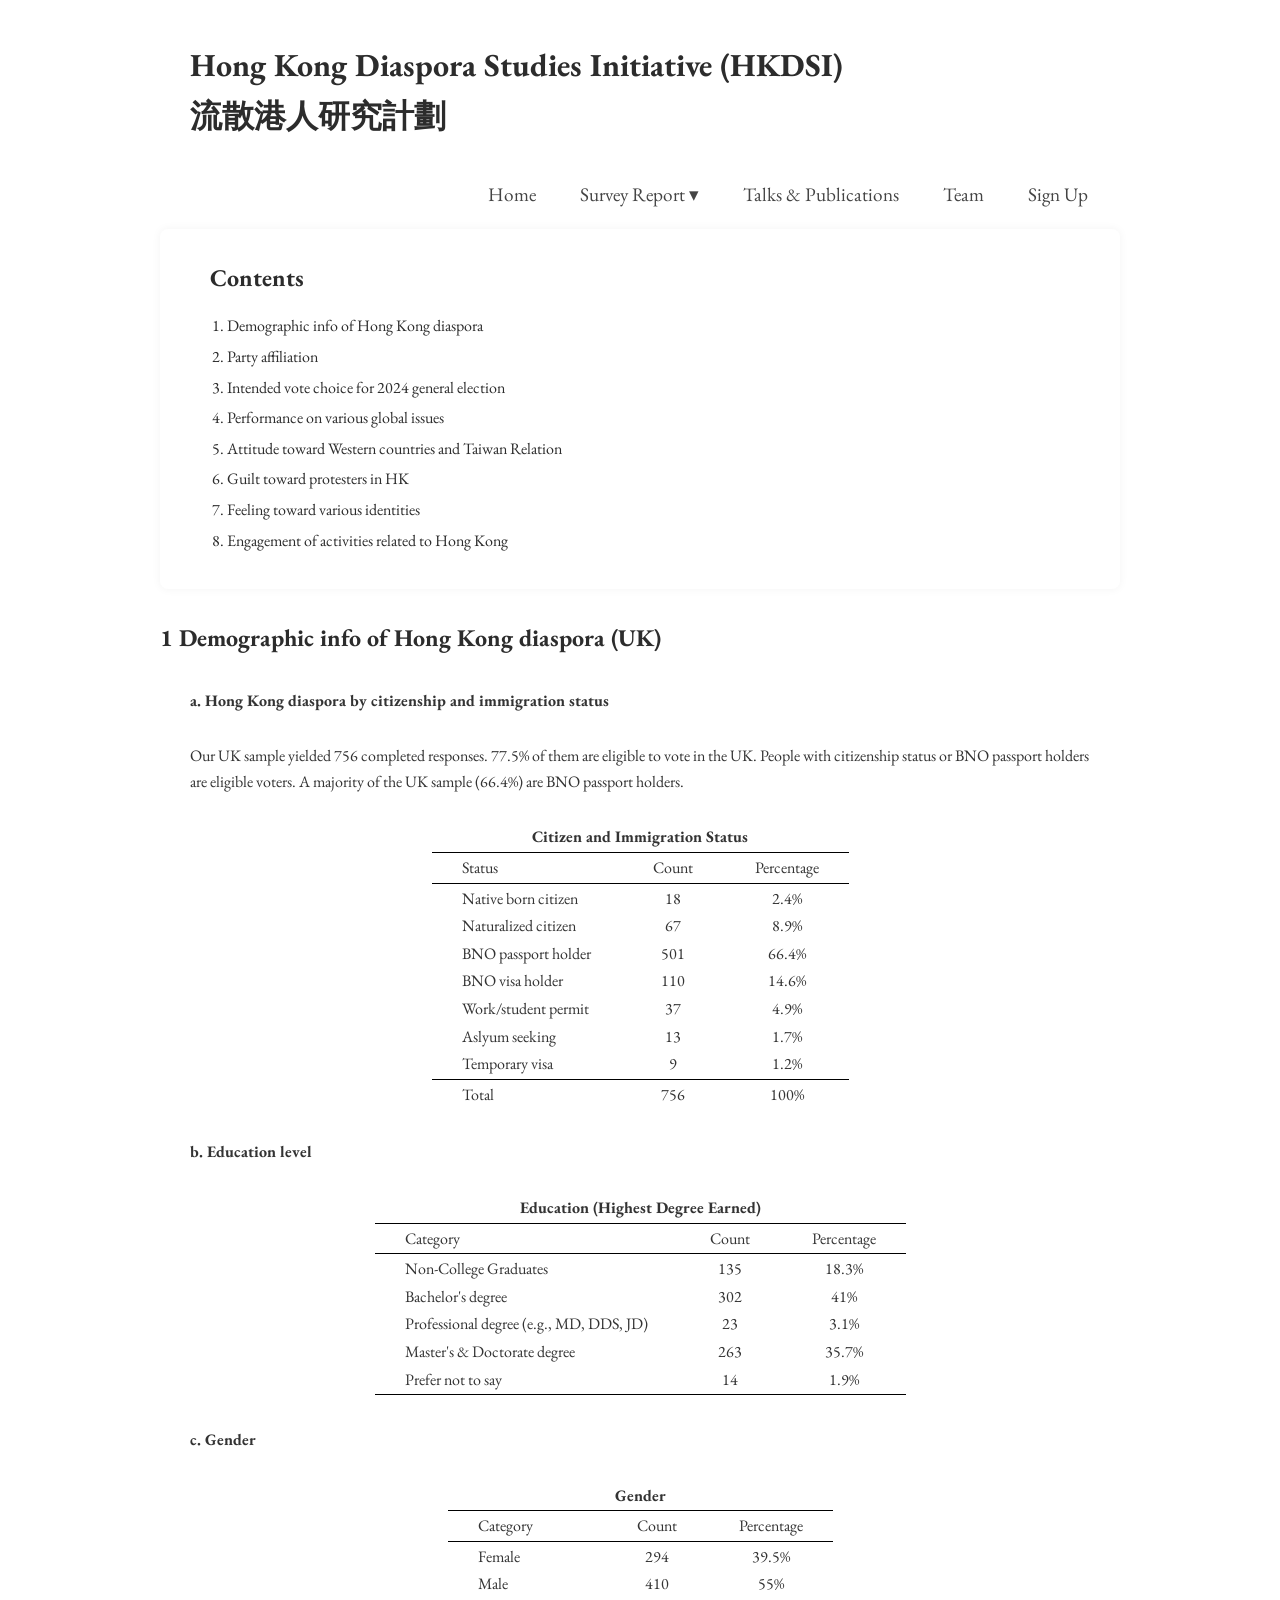
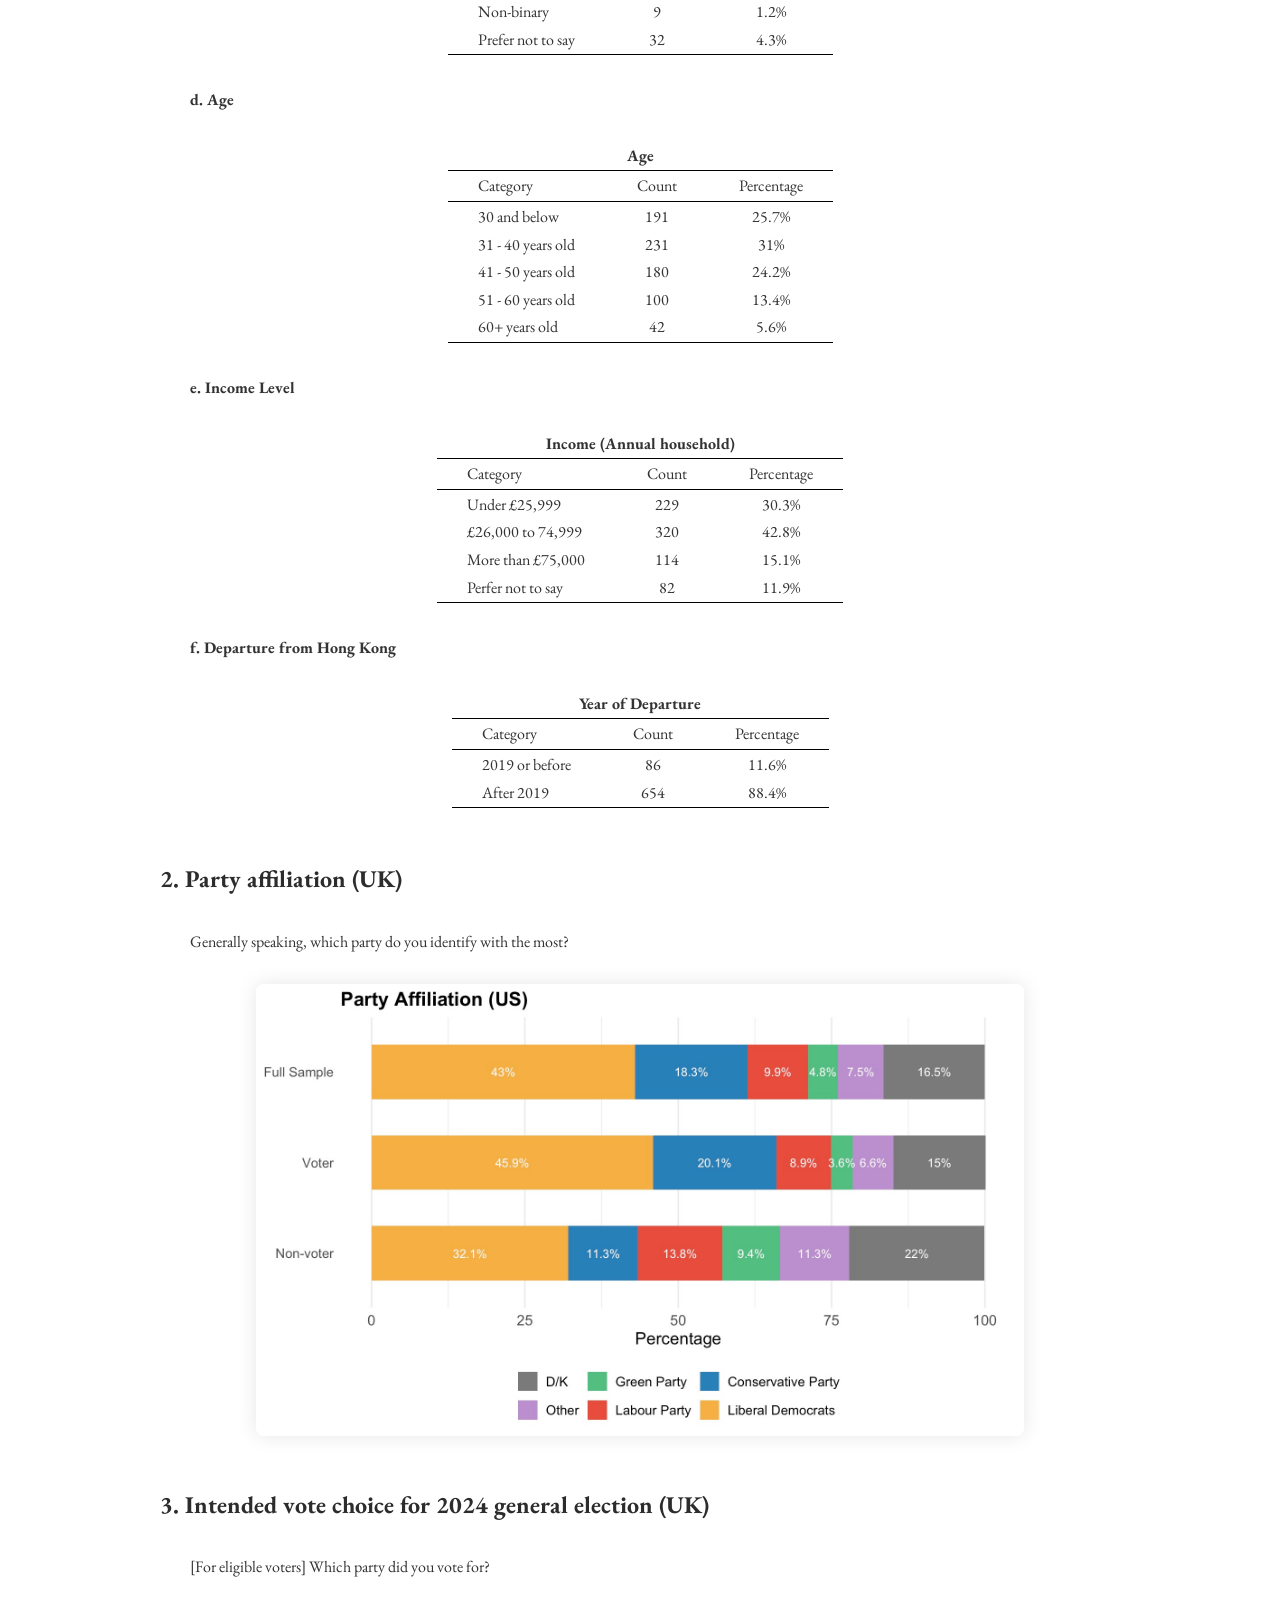
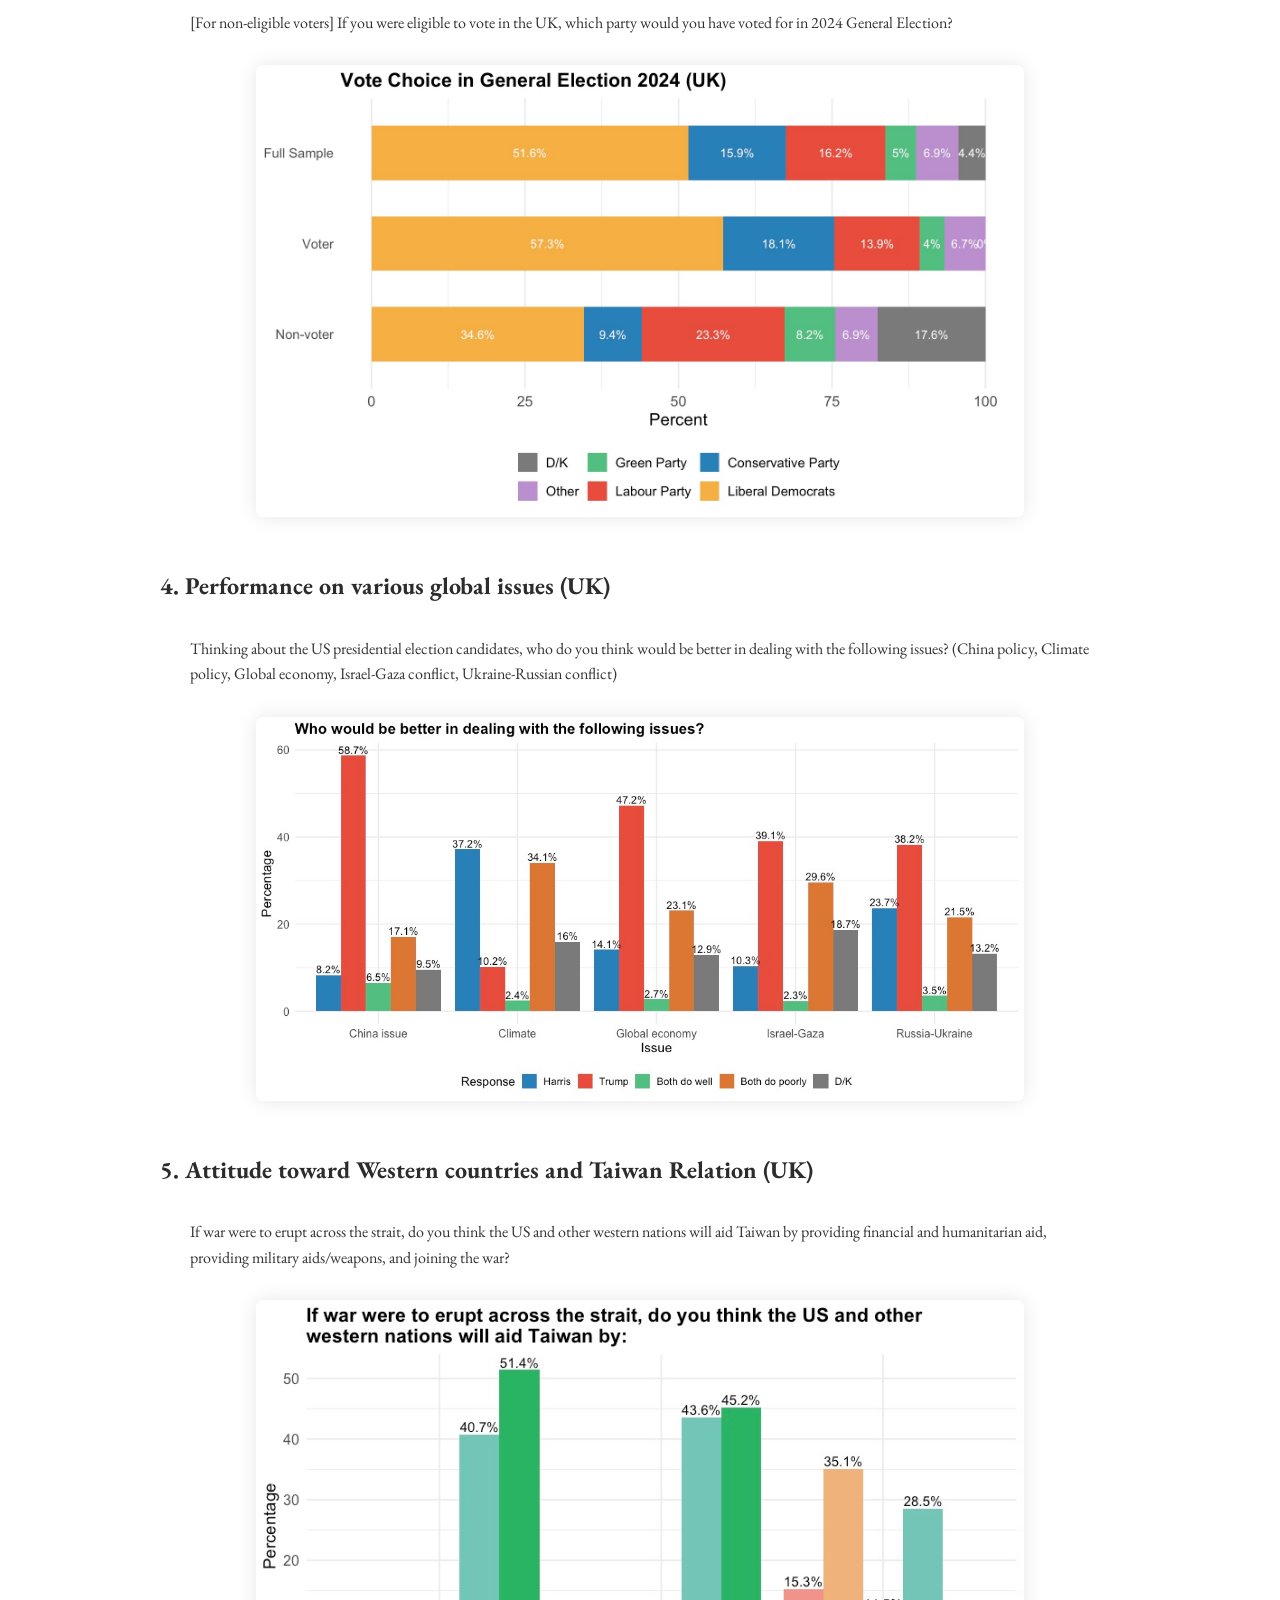
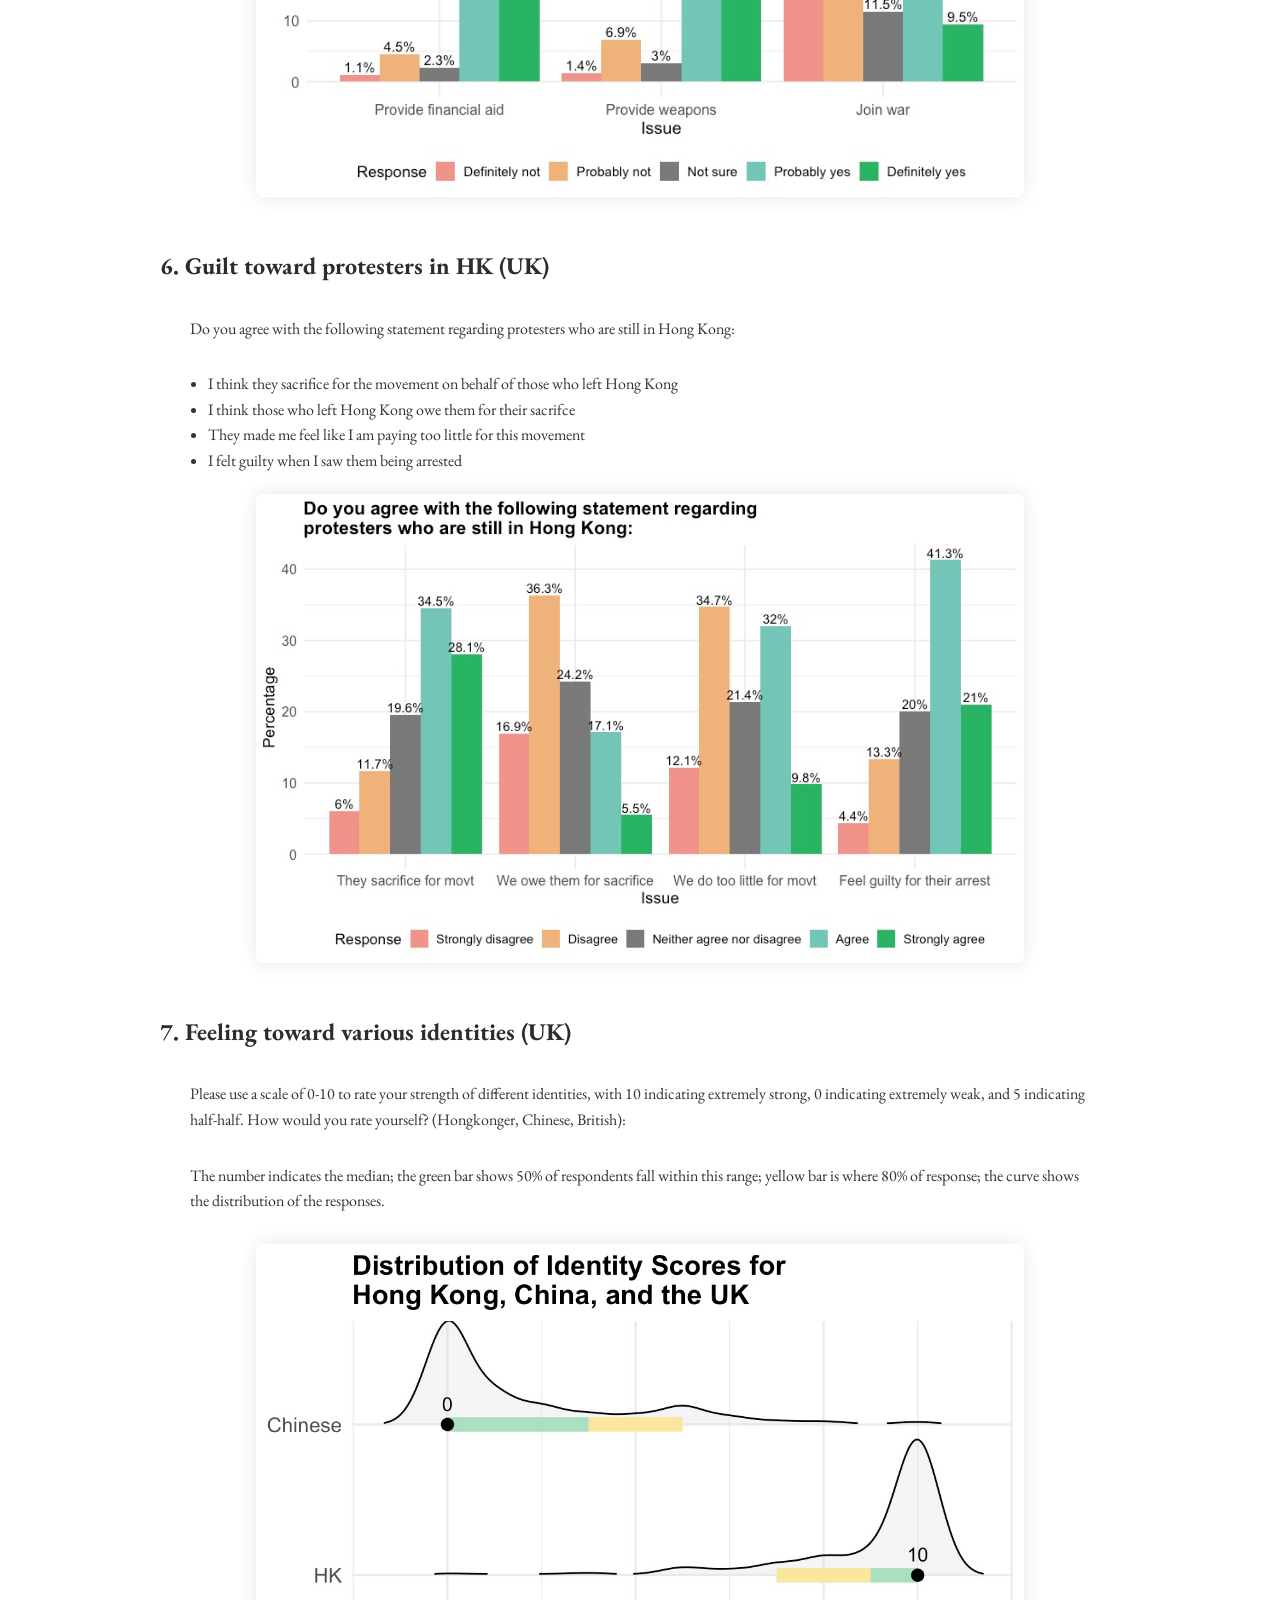
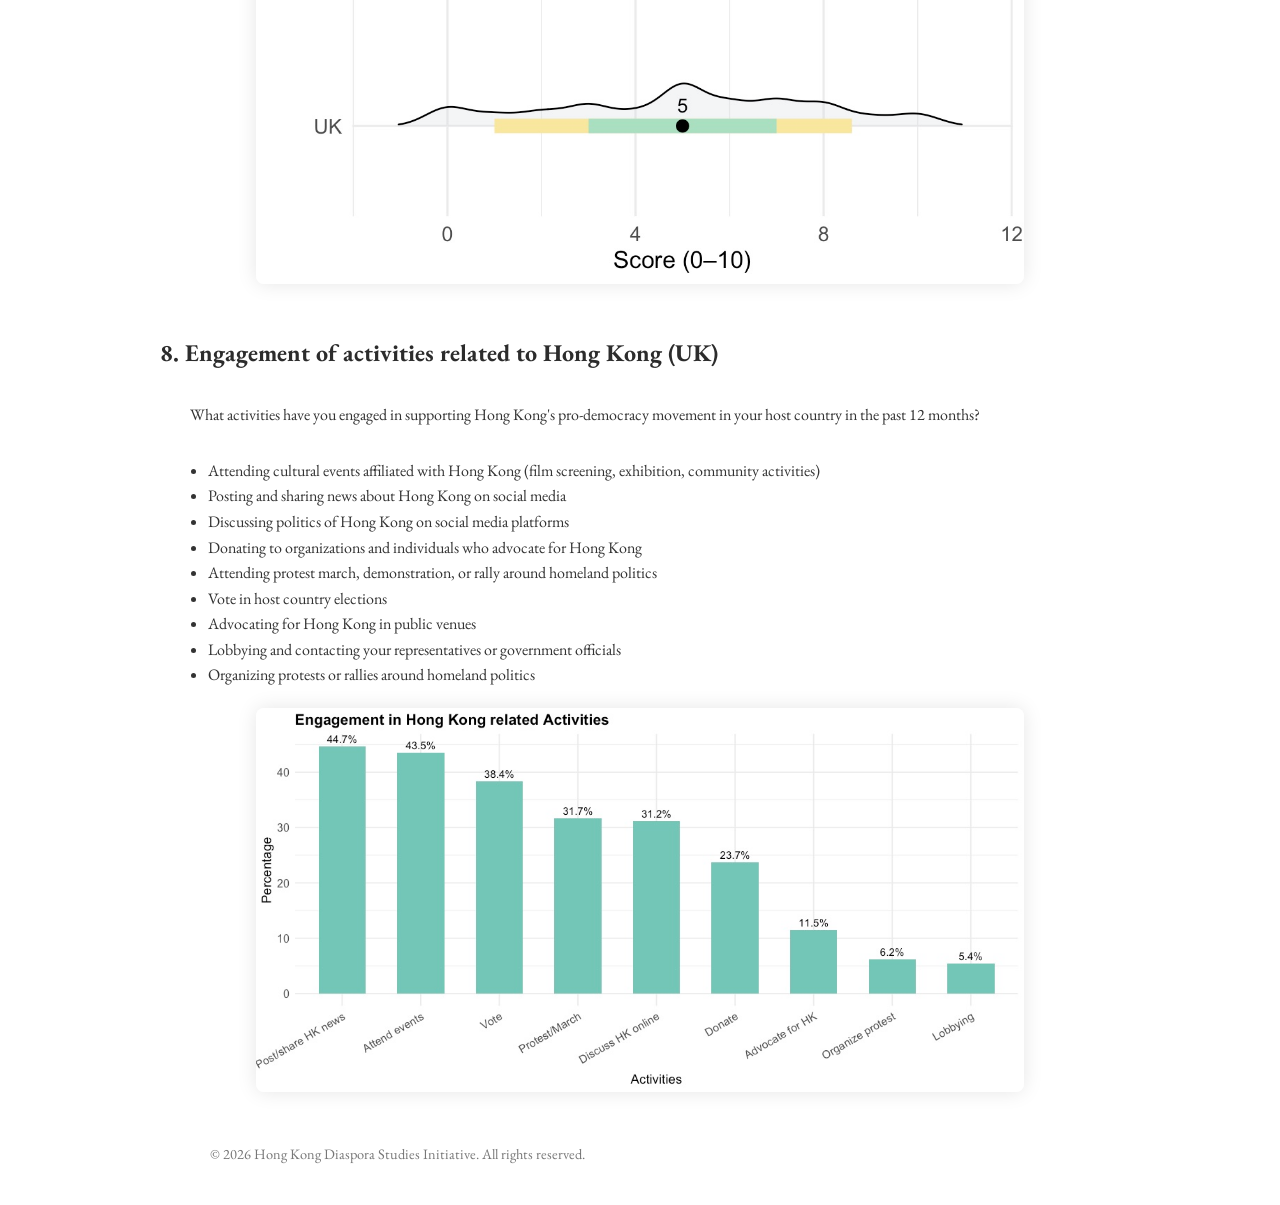
<file: UK.html>
<!DOCTYPE html>

<html lang="en">

<head>
  <meta charset="UTF-8">
  <meta name="viewport" content="width=device-width, initial-scale=1.0">
  <title>HKDSI</title>


  <!-- Google Font: EB Garamond -->
  <link href="https://fonts.googleapis.com/css2?family=EB+Garamond&display=swap" rel="stylesheet">

   <!-- Link to your external stylesheet -->
  <link rel="stylesheet" href="styles.css">

</head>

<script>
  // Show or hide the button based on scroll position
  window.onscroll = function() {
    const btn = document.getElementById("backToTopBtn");
    if (document.body.scrollTop > 100 || document.documentElement.scrollTop > 100) {
      btn.style.display = "block";
    } else {
      btn.style.display = "none";
    }
  };

  // Smooth scroll to top when clicked
  function scrollToTop() {
    window.scrollTo({ top: 0, behavior: 'smooth' });
  }
</script>



<body>
<div class="container">
  <h1>Hong Kong Diaspora Studies Initiative (HKDSI)<br>流散港人研究計劃 </h1>

  <nav class="navbar">
  <ul class="nav-menu">
    <li><a href="index.html">Home</a></li>
    
    <li class="dropdown">
      <a href="report.html">Survey Report ▾</a>
      <ul class="dropdown-menu">
        <li><a href="US.html">US</a></li>
        <li><a href="UK.html">UK</a></li>
        <li><a href="Canada.html">Canada</a></li>
      </ul>
    </li>
    
    <li><a href="engagement.html">Talks & Publications</a></li>
    <li><a href="team.html">Team</a></li>
    <li><a href="sign_up.html">Sign Up</a></li>
  </ul>
</nav>

  <nav class="toc">
   <h2>Contents</h2>
  <ul>
    <li><a href="#demographic">1. Demographic info of Hong Kong diaspora</a></li>
    <li><a href="#PID">2. Party affiliation</a></li>
    <li><a href="#2024_election">3. Intended vote choice for 2024 general election</a></li>
    <li><a href="#performance">4. Performance on various global issues</a></li>
    <li><a href="#Taiwan">5. Attitude toward Western countries and Taiwan Relation</a></li>
    <li><a href="#guilt">6. Guilt toward protesters in HK</a></li>
    <li><a href="#identity">7. Feeling toward various identities</a></li>
    <li><a href="#HK_engagement">8. Engagement of activities related to Hong Kong</a></li>
  </ul>
</nav>

<section id="demographic">
    <h3>1 Demographic info of Hong Kong diaspora (UK)</h3>
        <p><strong>a. Hong Kong diaspora by citizenship and immigration status</strong></p>
        <p>Our UK sample yielded 756 completed responses. 77.5% of them are eligible to vote in the UK. People with
        citizenship status or BNO passport holders are eligible voters. A majority of the UK sample (66.4%) are BNO passport
        holders.
    </p>  

    <table>
        <caption><strong>Citizen and Immigration Status</strong></caption>
        <tr><td colspan="6" style="border-bottom: 1px solid black"></td></tr>
            <tr><td style="text-align:left">Status</td><td>Count</td><td>Percentage</td></tr>
        <tr><td colspan="6" style="border-bottom: 1px solid black"></td></tr>
            <tr><td style="text-align:left">Native born citizen</td><td>18</td><td>2.4%</td></tr>
            <tr><td style="text-align:left">Naturalized citizen</td><td>67</td><td>8.9%</td></tr>
            <tr><td style="text-align:left">BNO passport holder</td><td>501</td><td>66.4%</td></tr>
            <tr><td style="text-align:left">BNO visa holder</td><td>110</td><td>14.6%</td></tr>
            <tr><td style="text-align:left">Work/student permit</td><td>37</td><td>4.9%</td></tr>
            <tr><td style="text-align:left">Aslyum seeking</td><td>13</td><td>1.7%</td></tr>
            <tr><td style="text-align:left">Temporary visa</td><td>9</td><td>1.2%</td></tr>
        <tr><td colspan="6" style="border-bottom: 1px solid black"></td></tr>
        <tr><td style="text-align:left">Total</td><td>756</td><td>100%</td></tr>
    </table>  
    
    <p><strong>b. Education level</strong></p>
    <table>
        <caption><strong>Education (Highest Degree Earned)</strong></caption>
        <tr><td colspan="6" style="border-bottom: 1px solid black"></td></tr>
            <tr><td style="text-align:left">Category</td><td>Count</td><td>Percentage</td></tr>
        <tr><td colspan="6" style="border-bottom: 1px solid black"></td></tr>
            <tr><td style="text-align:left">Non-College Graduates</td><td>135</td><td>18.3%</td></tr>
            <tr><td style="text-align:left">Bachelor's degree</td><td>302</td><td>41%</td></tr>
            <tr><td style="text-align:left">Professional degree (e.g., MD, DDS, JD)</td><td>23</td><td>3.1%</td></tr>
            <tr><td style="text-align:left">Master's & Doctorate degree</td><td>263</td><td>35.7%</td></tr>
            <tr><td style="text-align:left">Prefer not to say</td><td>14</td><td>1.9%</td></tr>
        <tr><td colspan="6" style="border-bottom: 1px solid black"></td></tr>
    </table>

    <p><strong>c. Gender</strong></p>
    <table>
        <caption><strong>Gender</strong></caption>
        <tr><td colspan="6" style="border-bottom: 1px solid black"></td></tr>
            <tr><td style="text-align:left">Category</td><td>Count</td><td>Percentage</td></tr>
        <tr><td colspan="6" style="border-bottom: 1px solid black"></td></tr>
            <tr><td style="text-align:left">Female</td><td>294</td><td>39.5%</td></tr>
            <tr><td style="text-align:left">Male</td><td>410</td><td>55%</td></tr>
            <tr><td style="text-align:left">Non-binary</td><td>9</td><td>1.2%</td></tr>
            <tr><td style="text-align:left">Prefer not to say</td><td>32</td><td>4.3%</td></tr>
        <tr><td colspan="6" style="border-bottom: 1px solid black"></td></tr>
    </table>

    <p><strong>d. Age</strong></p>
    <table>
        <caption><strong>Age</strong></caption>
        <tr><td colspan="6" style="border-bottom: 1px solid black"></td></tr>
            <tr><td style="text-align:left">Category</td><td>Count</td><td>Percentage</td></tr>
        <tr><td colspan="6" style="border-bottom: 1px solid black"></td></tr>
            <tr><td style="text-align:left">30 and below</td><td>191</td><td>25.7%</td></tr>
            <tr><td style="text-align:left">31 - 40 years old</td><td>231</td><td>31%</td></tr>
            <tr><td style="text-align:left">41 - 50 years old</td><td>180</td><td>24.2%</td></tr>
            <tr><td style="text-align:left">51 - 60 years old</td><td>100</td><td>13.4%</td></tr>
            <tr><td style="text-align:left">60+ years old</td><td>42</td><td>5.6%</td></tr>
        <tr><td colspan="6" style="border-bottom: 1px solid black"></td></tr>
    </table>

    <p><strong>e. Income Level</strong></p>
    <table>
        <caption><strong>Income (Annual household)</strong></caption>
        <tr><td colspan="6" style="border-bottom: 1px solid black"></td></tr>
            <tr><td style="text-align:left">Category</td><td>Count</td><td>Percentage</td></tr>
        <tr><td colspan="6" style="border-bottom: 1px solid black"></td></tr>
            <tr><td style="text-align:left">Under £25,999</td><td>229</td><td>30.3%</td></tr>
            <tr><td style="text-align:left">£26,000 to 74,999</td><td>320</td><td>42.8%</td></tr>
            <tr><td style="text-align:left">More than £75,000</td><td>114</td><td>15.1%</td></tr>
            <tr><td style="text-align:left">Perfer not to say</td><td>82</td><td>11.9%</td></tr>
        <tr><td colspan="6" style="border-bottom: 1px solid black"></td></tr>
    </table>

    <p><strong>f. Departure from Hong Kong</strong></p>
    <table>
        <caption><strong>Year of Departure</strong></caption>
        <tr><td colspan="6" style="border-bottom: 1px solid black"></td></tr>
            <tr><td style="text-align:left">Category</td><td>Count</td><td>Percentage</td></tr>
        <tr><td colspan="6" style="border-bottom: 1px solid black"></td></tr>
            <tr><td style="text-align:left">2019 or before</td><td>86</td><td>11.6%</td></tr>
            <tr><td style="text-align:left">After 2019</td><td>654</td><td>88.4%</td></tr>
        <tr><td colspan="6" style="border-bottom: 1px solid black"></td></tr>
    </table>
</section>

<section id="PID">
  <h3>2. Party affiliation (UK)</h3>
    <p>Generally speaking, which party do you identify with the most?
    </p>
    <img src="fig_UK/fig_UK_PID.jpeg" alt="UK_PID" class="hero-image">
</section>
  
 <section id="2024_election">
    <h3>3. Intended vote choice for 2024 general election (UK)</h3>
    <p>[For eligible voters] Which party did you vote for?</p> 
    <p>[For non-eligible voters] If you were eligible to vote in the UK, which party 
        would you have voted for in 2024 General Election? </p>
    <img src="fig_UK/fig_UK_election2024.jpeg" alt="US election" class="hero-image">
</section> 

<section id="performance">
    <h3>4. Performance on various global issues (UK)</h3>
    <p>Thinking about the US presidential election candidates, who do you think would be better in dealing with 
        the following issues? (China policy, Climate policy, Global economy, Israel-Gaza conflict, 
        Ukraine-Russian conflict)</p>
    <img src="fig_UK/fig_performance_UK.jpeg" alt="performance" class="hero-image">
</section>

<section id="Taiwan">
    <h3>5. Attitude toward Western countries and Taiwan Relation (UK)</h3>
    <p>If war were to erupt across the strait, do you think the US and other western nations will aid Taiwan by providing
        financial and humanitarian aid, providing military aids/weapons, and joining the war?</p>
    <img src="fig_UK/fig_TW_UK.jpeg" alt="TW" class="hero-image">
</section>

<section id="guilt">
    <h3>6. Guilt toward protesters in HK (UK)</h3>
    <p>Do you agree with the following statement regarding protesters who are still in Hong Kong:</p>
    <ul>
        <li>I think they sacrifice for the movement on behalf of those who left Hong Kong</li>
        <li>I think those who left Hong Kong owe them for their sacrifce</li>
        <li>They made me feel like I am paying too little for this movement</li>
        <li>I felt guilty when I saw them being arrested</li>
    </ul>
    <img src="fig_UK/fig_guilt_UK.jpeg" alt="guilt" class="hero-image">
</section>

<section id="identity">
    <h3>7. Feeling toward various identities (UK)</h3>
    <p>Please use a scale of 0-10 to rate your strength of different identities, with 10 indicating extremely strong, 
        0 indicating extremely weak, and 5 indicating half-half. How would you rate yourself? (Hongkonger, 
        Chinese, British):</p>
    <p>The number indicates the median; the green bar shows 50% of respondents fall within this range;
        yellow bar is where 80% of response; the curve shows the distribution of the responses. </p>
    <img src="fig_UK/fig_identity_UK.jpeg" alt="identity" class="hero-image">
</section>

<section id="HK_engagement">
    <h3>8. Engagement of activities related to Hong Kong (UK)</h3>
    <p>What activities have you engaged in supporting Hong Kong's pro-democracy movement in your host country
        in the past 12 months?</p>
        <ul>
            <li>Attending cultural events affiliated with Hong Kong (film screening, exhibition, community activities)</li>
            <li>Posting and sharing news about Hong Kong on social media</li>
            <li>Discussing politics of Hong Kong on social media platforms</li>
            <li>Donating to organizations and individuals who advocate for Hong Kong</li>
            <li>Attending protest march, demonstration, or rally around homeland politics</li>
            <li>Vote in host country elections</li>
            <li>Advocating for Hong Kong in public venues</li>
            <li>Lobbying and contacting your representatives or government officials</li>
            <li>Organizing protests or rallies around homeland politics</li>   
        </ul>
    <img src="fig_UK/fig_activities_UK.jpeg" alt="engagement" class="hero-image">
</section>

<footer>
  <div class="container">
    <!--<p>
      <a href="https://your-website.com" target="_blank">
        <img src="logo.png" alt="HKDSI Logo" class="footer-logo">
        Hong Kong Diaspora Studies Initiative
      </a>
    </p>-->
    <p>&copy; 2026 Hong Kong Diaspora Studies Initiative. All rights reserved.</p>
    <button onclick="scrollToTop()" class="back-to-top" id="backToTopBtn">Back to Top ↑</button>
  </div>
</footer>

</div>
</body>
</html>
</file>
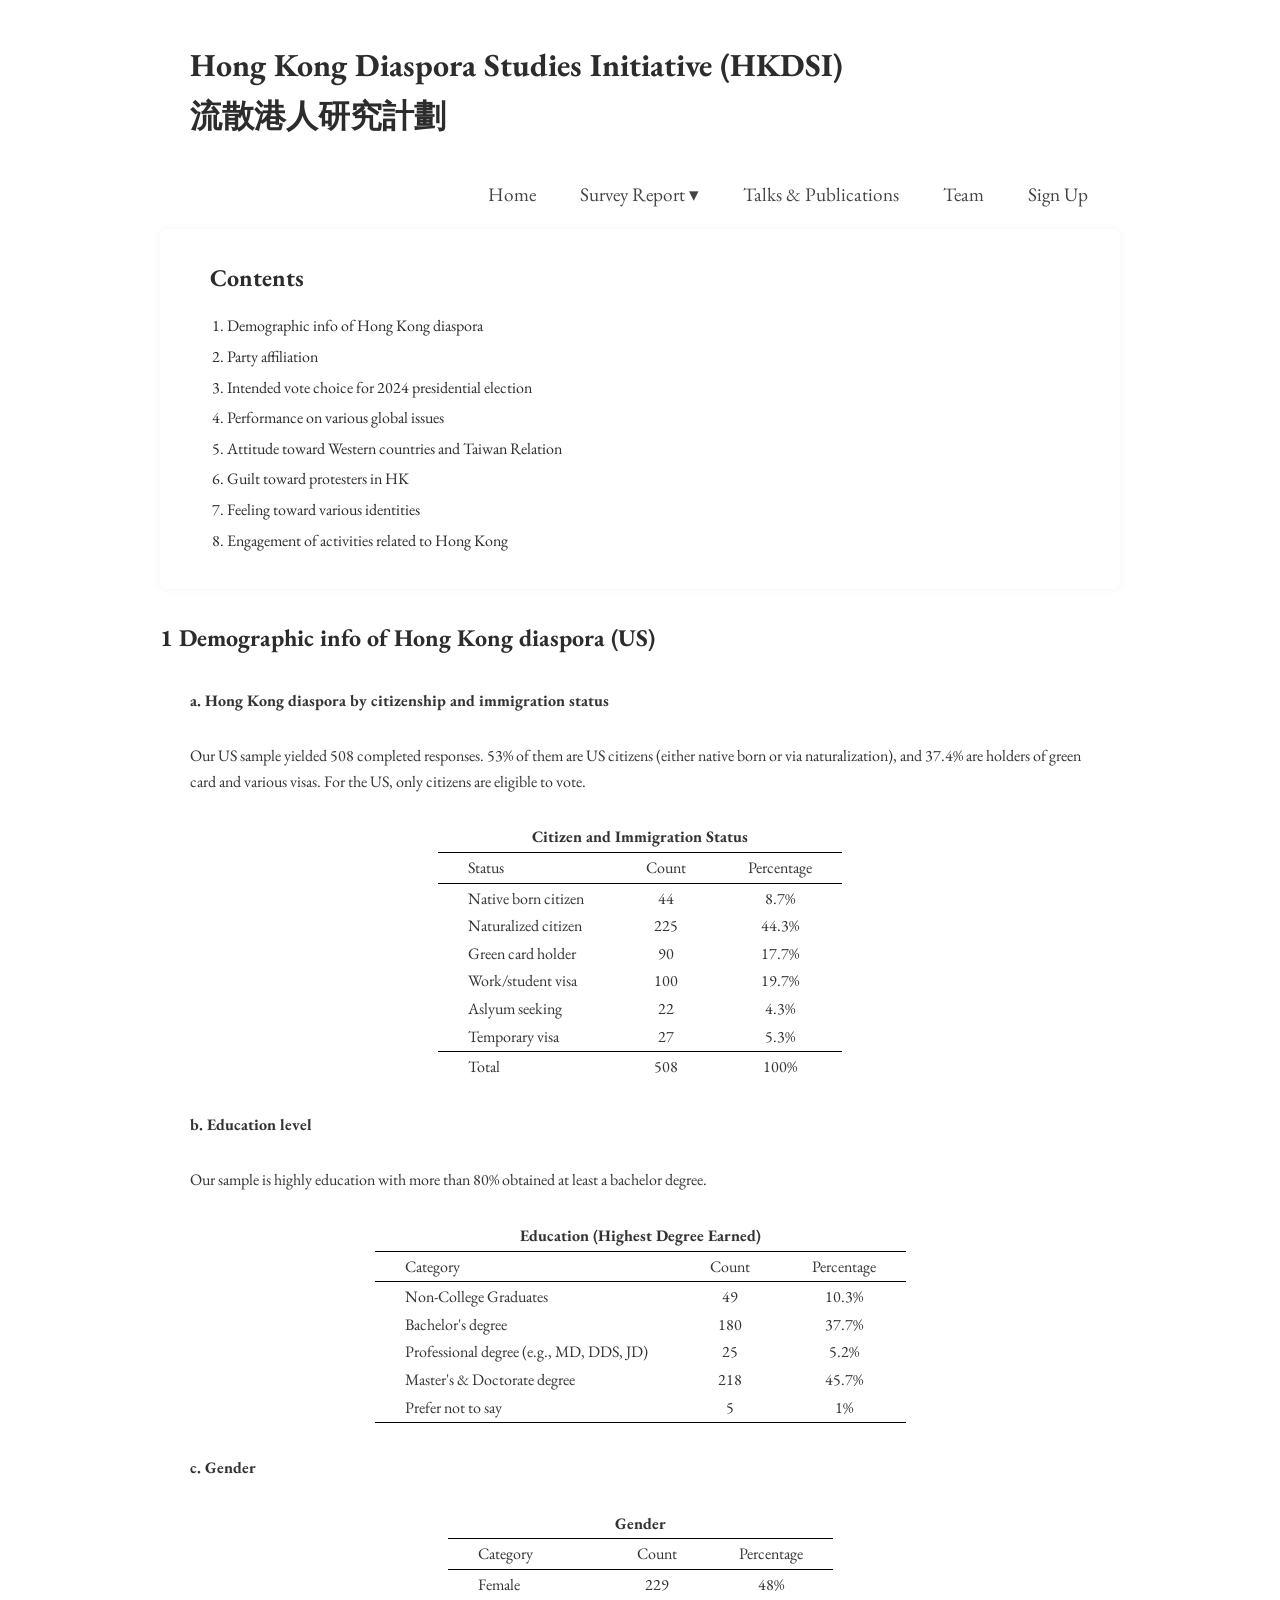
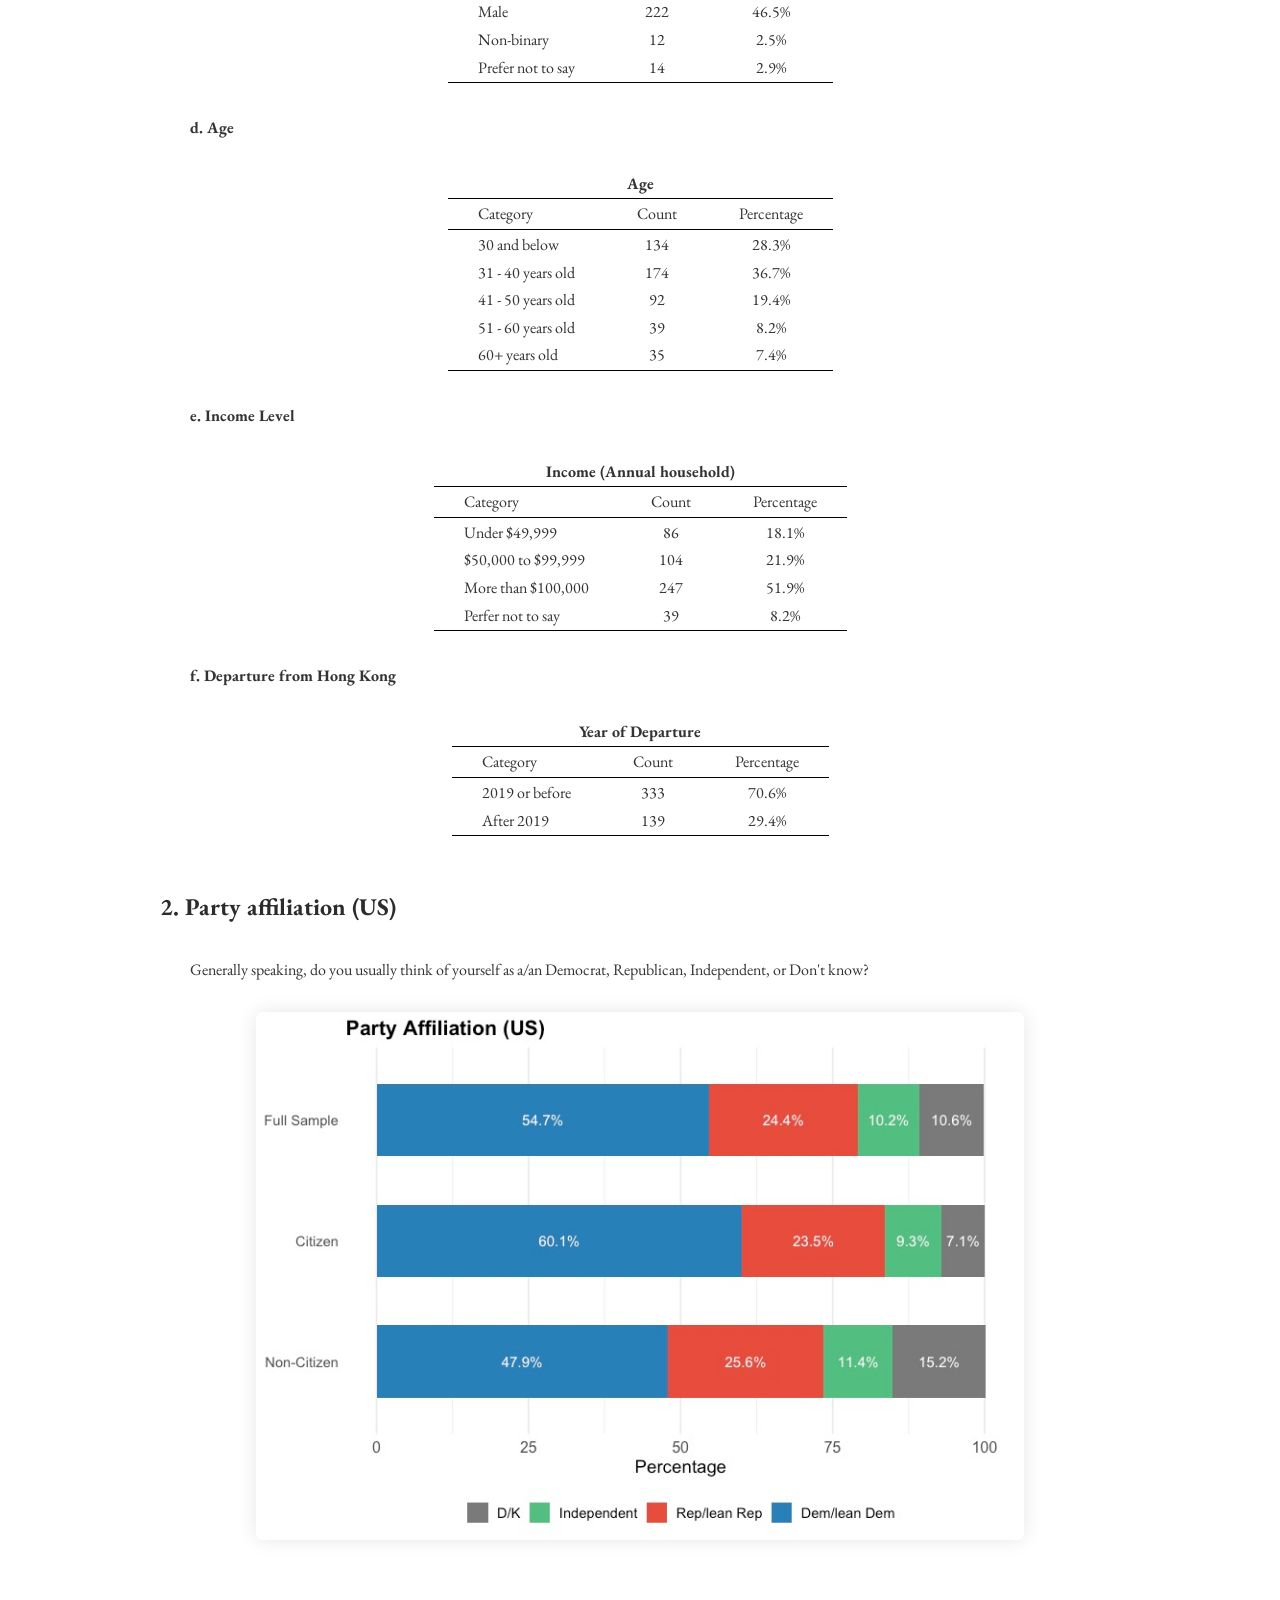
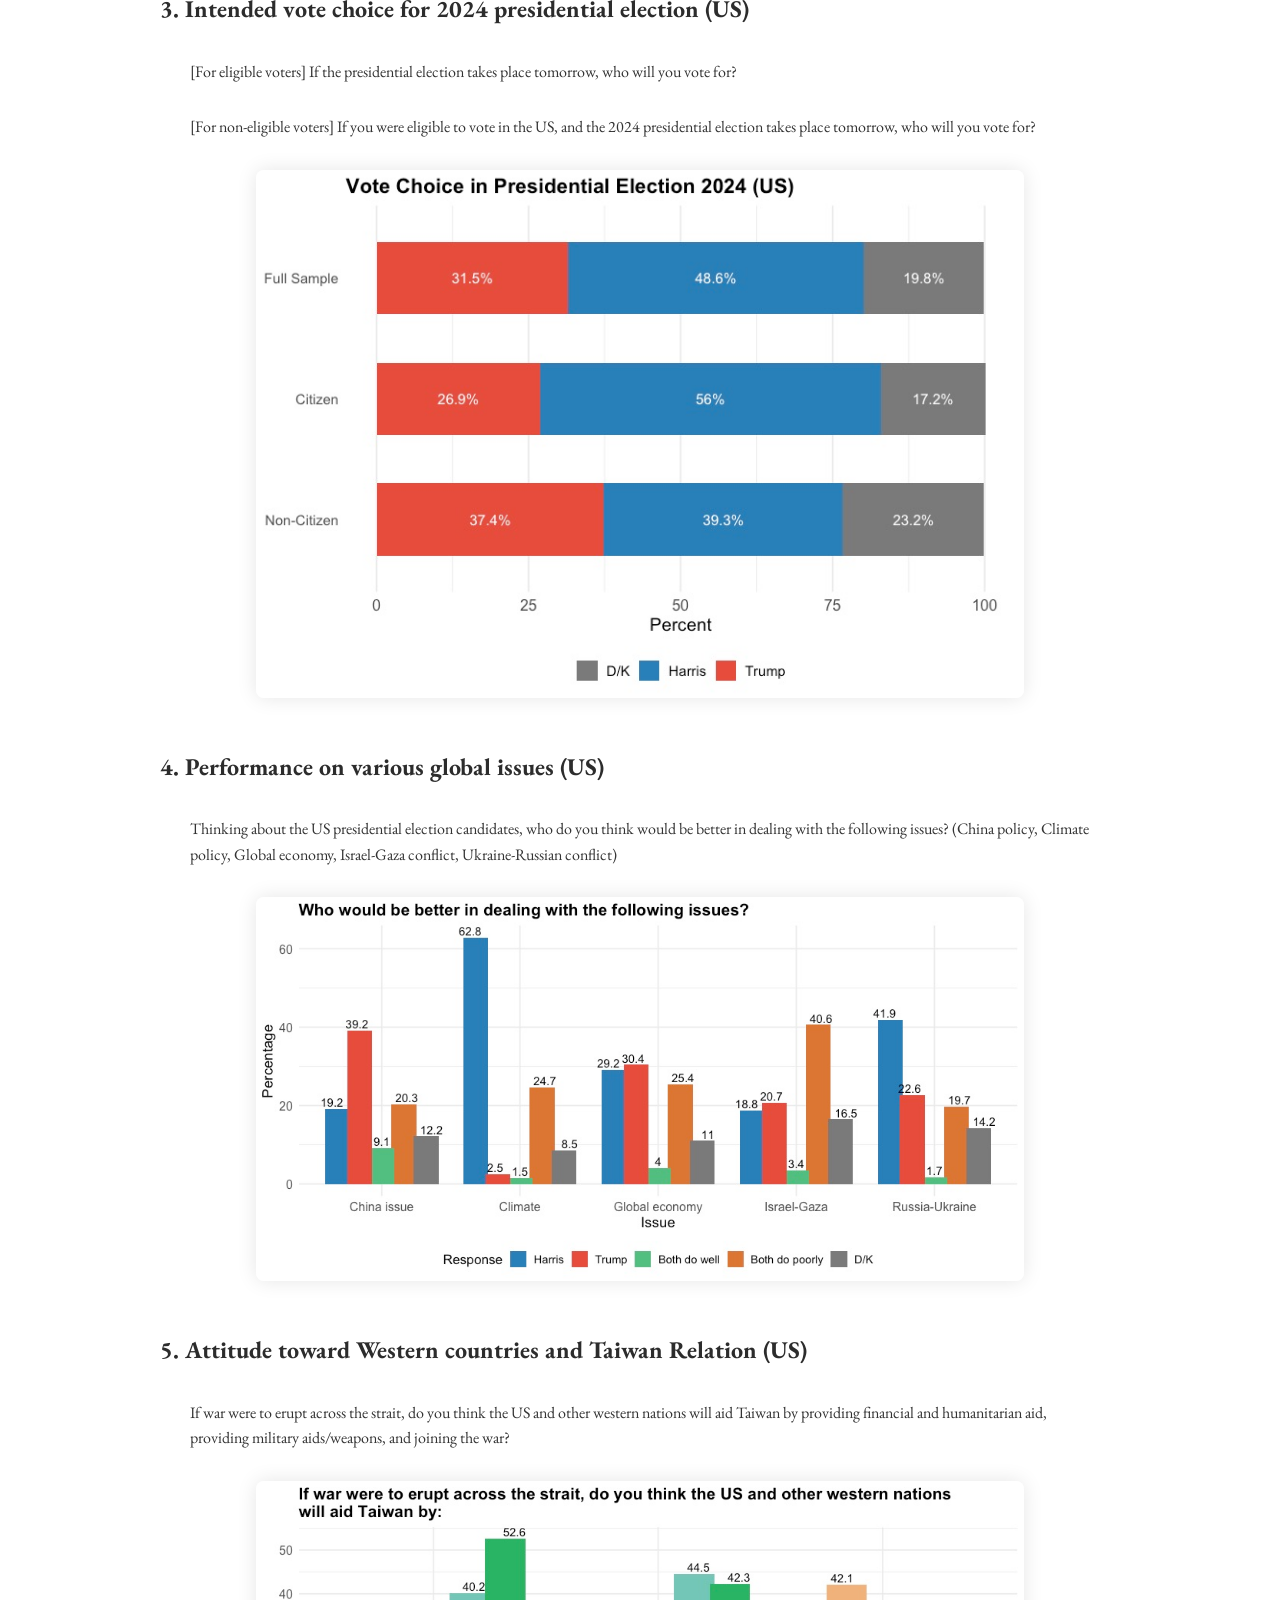
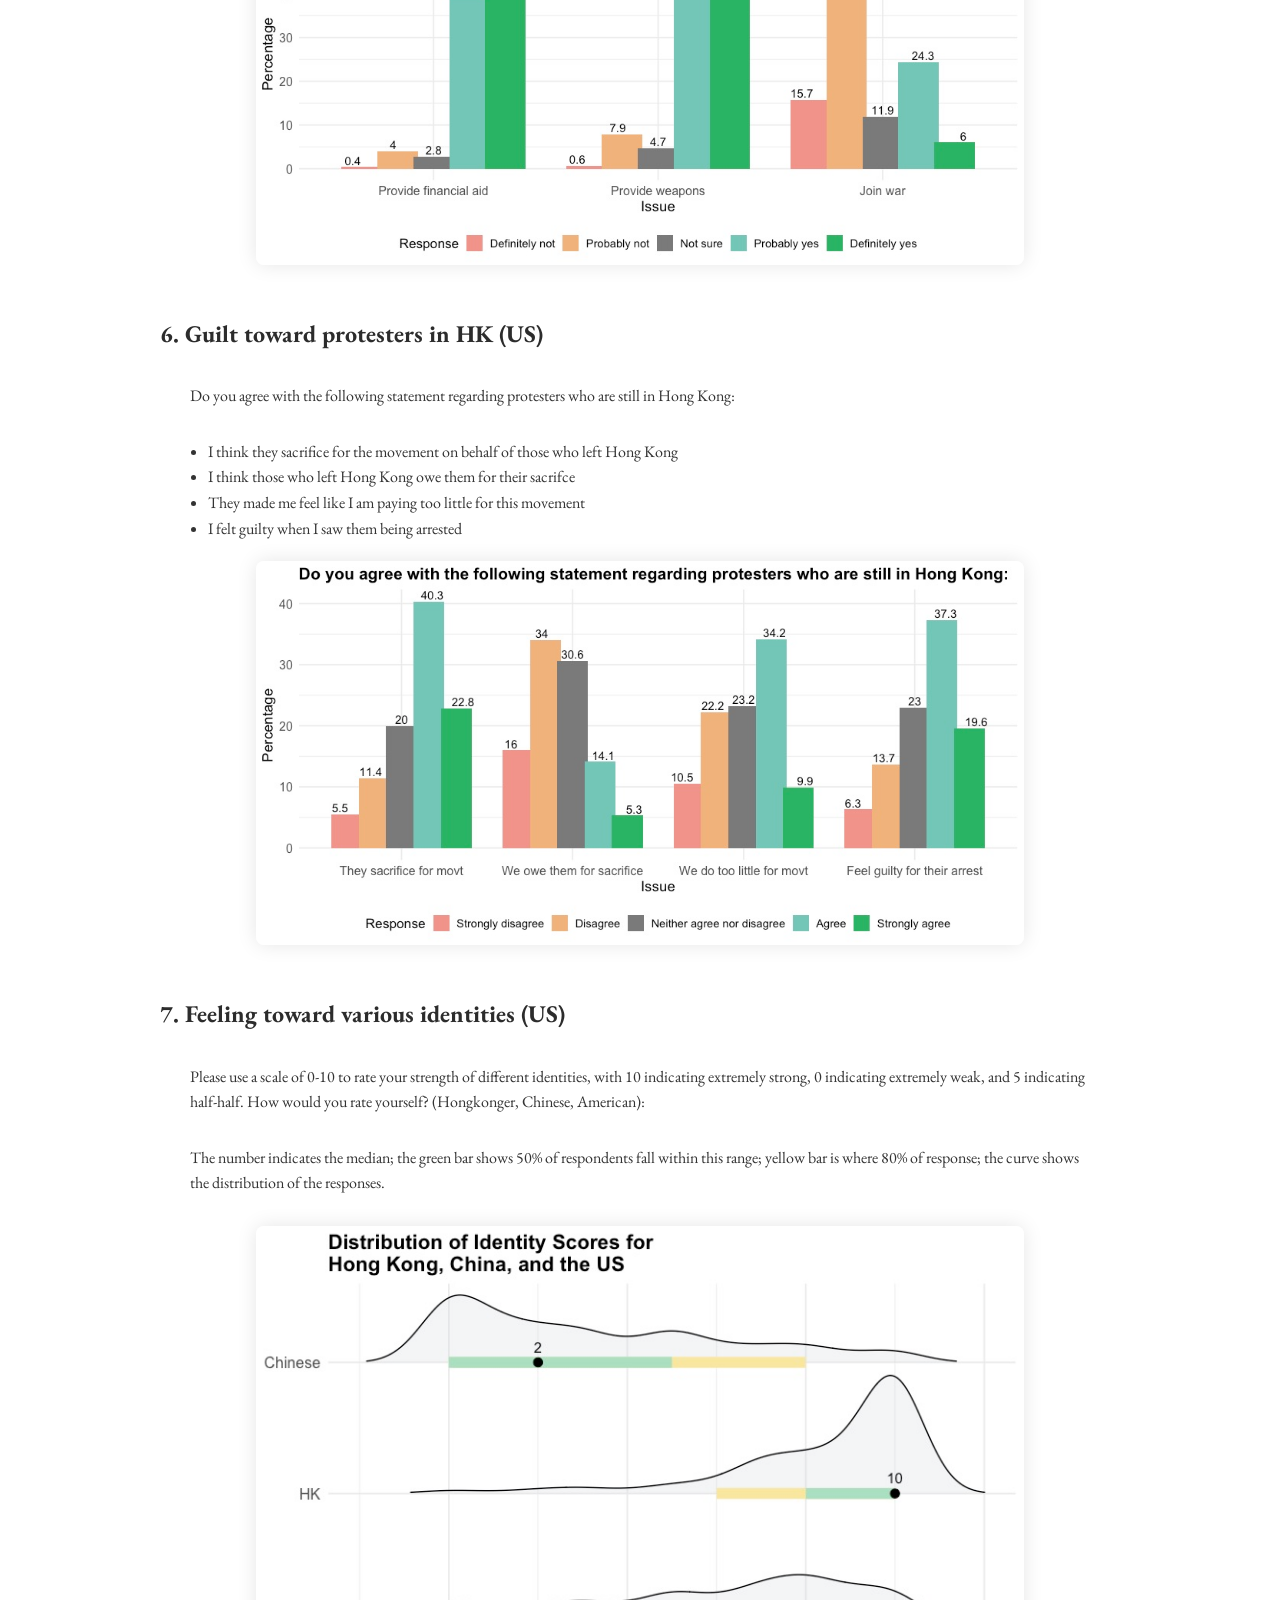
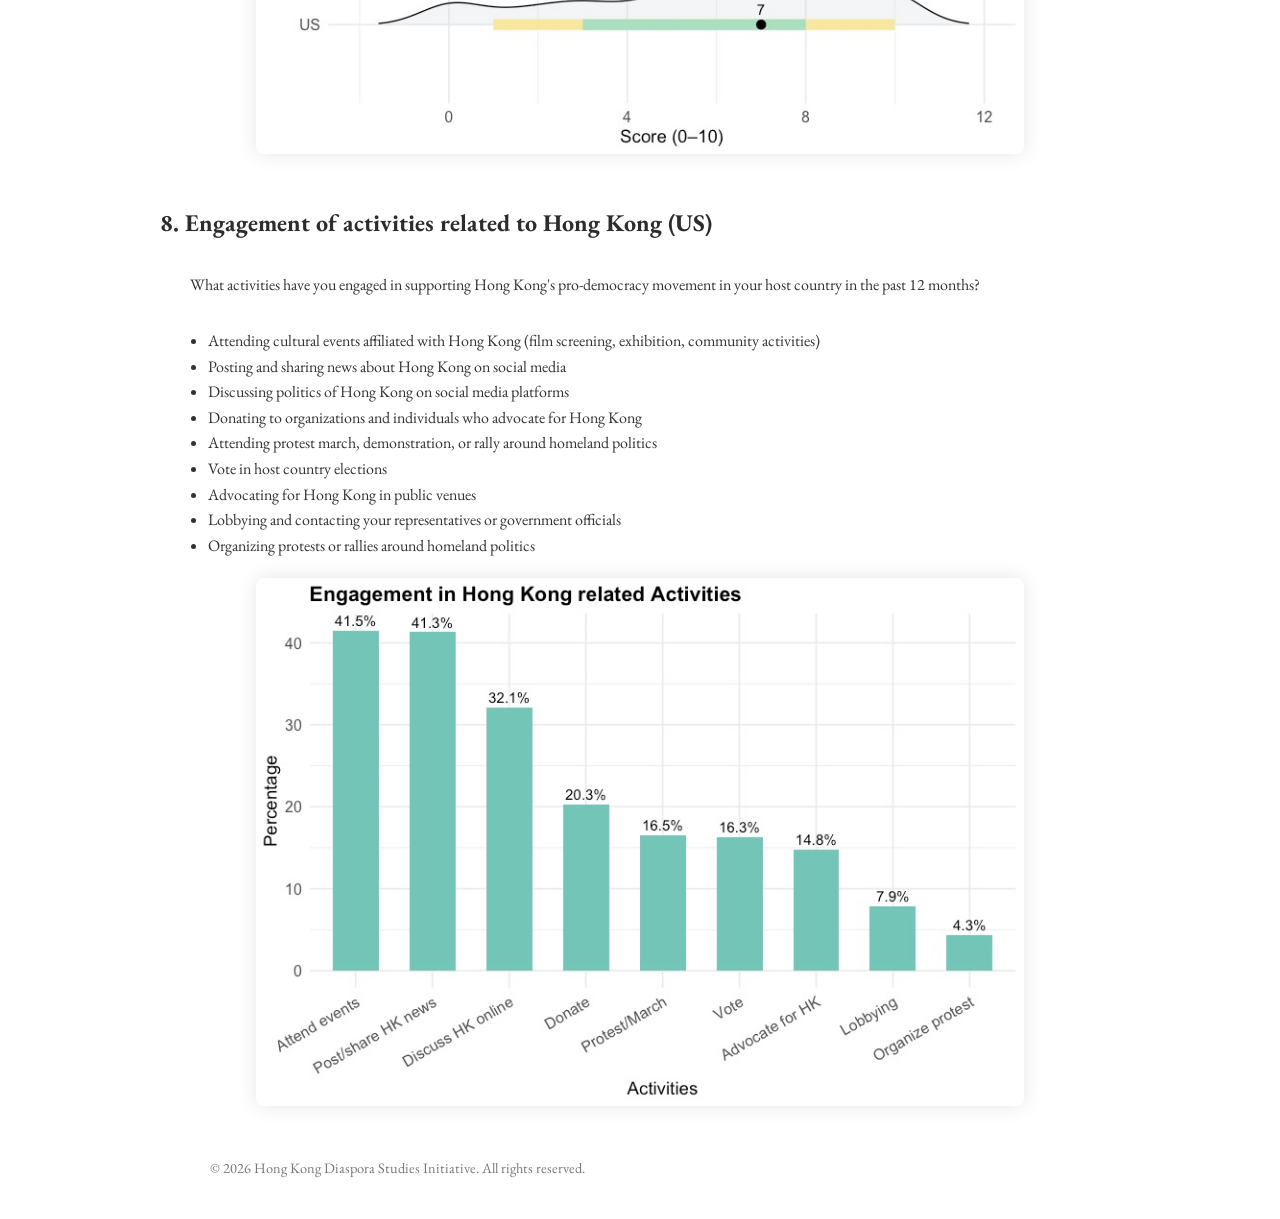
<file: US.html>
<!DOCTYPE html>

<html lang="en">

<head>
  <meta charset="UTF-8">
  <meta name="viewport" content="width=device-width, initial-scale=1.0">
  <title>HKDSI</title>


  <!-- Google Font: EB Garamond -->
  <link href="https://fonts.googleapis.com/css2?family=EB+Garamond&display=swap" rel="stylesheet">

   <!-- Link to your external stylesheet -->
  <link rel="stylesheet" href="styles.css">

</head>

<script>
  // Show or hide the button based on scroll position
  window.onscroll = function() {
    const btn = document.getElementById("backToTopBtn");
    if (document.body.scrollTop > 100 || document.documentElement.scrollTop > 100) {
      btn.style.display = "block";
    } else {
      btn.style.display = "none";
    }
  };

  // Smooth scroll to top when clicked
  function scrollToTop() {
    window.scrollTo({ top: 0, behavior: 'smooth' });
  }
</script>



<body>
<div class="container">
  <h1>Hong Kong Diaspora Studies Initiative (HKDSI)<br>流散港人研究計劃 </h1>

  <nav class="navbar">
  <ul class="nav-menu">
    <li><a href="index.html">Home</a></li>
    
    <li class="dropdown">
      <a href="report.html">Survey Report ▾</a>
      <ul class="dropdown-menu">
        <li><a href="US.html">US</a></li>
        <li><a href="UK.html">UK</a></li>
        <li><a href="Canada.html">Canada</a></li>
      </ul>
    </li>
    
    <li><a href="engagement.html">Talks & Publications</a></li>
    <li><a href="team.html">Team</a></li>
    <li><a href="sign_up.html">Sign Up</a></li>
  </ul>
</nav>

  <nav class="toc">
  <h2>Contents</h2>
  <ul>
    <li><a href="#demographic">1. Demographic info of Hong Kong diaspora</a></li>
    <li><a href="#PID">2. Party affiliation</a></li>
    <li><a href="#2024_election">3. Intended vote choice for 2024 presidential election</a></li>
    <li><a href="#performance">4. Performance on various global issues</a></li>
    <li><a href="#Taiwan">5. Attitude toward Western countries and Taiwan Relation</a></li>
    <li><a href="#guilt">6. Guilt toward protesters in HK</a></li>
    <li><a href="#identity">7. Feeling toward various identities</a></li>
    <li><a href="#HK_engagement">8. Engagement of activities related to Hong Kong</a></li>
  </ul>
</nav>

<section id="demographic">
    <h3>1 Demographic info of Hong Kong diaspora (US)</h3>
        <p><strong>a. Hong Kong diaspora by citizenship and immigration status</strong></p>
        <p>Our US sample yielded 508 completed responses. 53% of them are US citizens 
        (either native born or via naturalization), and 37.4% are holders of green card
        and various visas. For the US, only citizens are eligible to vote.</p>  

    <table>
        <caption><strong>Citizen and Immigration Status</strong></caption>
        <tr><td colspan="6" style="border-bottom: 1px solid black"></td></tr>
            <tr><td style="text-align:left">Status</td><td>Count</td><td>Percentage</td></tr>
        <tr><td colspan="6" style="border-bottom: 1px solid black"></td></tr>
            <tr><td style="text-align:left">Native born citizen</td><td>44</td><td>8.7%</td></tr>
            <tr><td style="text-align:left">Naturalized citizen</td><td>225</td><td>44.3%</td></tr>
            <tr><td style="text-align:left">Green card holder</td><td>90</td><td>17.7%</td></tr>
            <tr><td style="text-align:left">Work/student visa</td><td>100</td><td>19.7%</td></tr>
            <tr><td style="text-align:left">Aslyum seeking</td><td>22</td><td>4.3%</td></tr>
            <tr><td style="text-align:left">Temporary visa</td><td>27</td><td>5.3%</td></tr>
        <tr><td colspan="6" style="border-bottom: 1px solid black"></td></tr>
        <tr><td style="text-align:left">Total</td><td>508</td><td>100%</td></tr>
    </table>  
    
    <p><strong>b. Education level</strong></p>
        <p>Our sample is highly education with more than 80% obtained at least a bachelor degree.</p>
    <table>
        <caption><strong>Education (Highest Degree Earned)</strong></caption>
        <tr><td colspan="6" style="border-bottom: 1px solid black"></td></tr>
            <tr><td style="text-align:left">Category</td><td>Count</td><td>Percentage</td></tr>
        <tr><td colspan="6" style="border-bottom: 1px solid black"></td></tr>
            <tr><td style="text-align:left">Non-College Graduates</td><td>49</td><td>10.3%</td></tr>
            <tr><td style="text-align:left">Bachelor's degree</td><td>180</td><td>37.7%</td></tr>
            <tr><td style="text-align:left">Professional degree (e.g., MD, DDS, JD)</td><td>25</td><td>5.2%</td></tr>
            <tr><td style="text-align:left">Master's & Doctorate degree</td><td>218</td><td>45.7%</td></tr>
            <tr><td style="text-align:left">Prefer not to say</td><td>5</td><td>1%</td></tr>
        <tr><td colspan="6" style="border-bottom: 1px solid black"></td></tr>
    </table>

    <p><strong>c. Gender</strong></p>
    <table>
        <caption><strong>Gender</strong></caption>
        <tr><td colspan="6" style="border-bottom: 1px solid black"></td></tr>
            <tr><td style="text-align:left">Category</td><td>Count</td><td>Percentage</td></tr>
        <tr><td colspan="6" style="border-bottom: 1px solid black"></td></tr>
            <tr><td style="text-align:left">Female</td><td>229</td><td>48%</td></tr>
            <tr><td style="text-align:left">Male</td><td>222</td><td>46.5%</td></tr>
            <tr><td style="text-align:left">Non-binary</td><td>12</td><td>2.5%</td></tr>
            <tr><td style="text-align:left">Prefer not to say</td><td>14</td><td>2.9%</td></tr>
        <tr><td colspan="6" style="border-bottom: 1px solid black"></td></tr>
    </table>

    <p><strong>d. Age</strong></p>
    <table>
        <caption><strong>Age</strong></caption>
        <tr><td colspan="6" style="border-bottom: 1px solid black"></td></tr>
            <tr><td style="text-align:left">Category</td><td>Count</td><td>Percentage</td></tr>
        <tr><td colspan="6" style="border-bottom: 1px solid black"></td></tr>
            <tr><td style="text-align:left">30 and below</td><td>134</td><td>28.3%</td></tr>
            <tr><td style="text-align:left">31 - 40 years old</td><td>174</td><td>36.7%</td></tr>
            <tr><td style="text-align:left">41 - 50 years old</td><td>92</td><td>19.4%</td></tr>
            <tr><td style="text-align:left">51 - 60 years old</td><td>39</td><td>8.2%</td></tr>
            <tr><td style="text-align:left">60+ years old</td><td>35</td><td>7.4%</td></tr>
        <tr><td colspan="6" style="border-bottom: 1px solid black"></td></tr>
    </table>

    <p><strong>e. Income Level</strong></p>
    <table>
        <caption><strong>Income (Annual household)</strong></caption>
        <tr><td colspan="6" style="border-bottom: 1px solid black"></td></tr>
            <tr><td style="text-align:left">Category</td><td>Count</td><td>Percentage</td></tr>
        <tr><td colspan="6" style="border-bottom: 1px solid black"></td></tr>
            <tr><td style="text-align:left">Under $49,999</td><td>86</td><td>18.1%</td></tr>
            <tr><td style="text-align:left">$50,000 to $99,999</td><td>104</td><td>21.9%</td></tr>
            <tr><td style="text-align:left">More than $100,000</td><td>247</td><td>51.9%</td></tr>
            <tr><td style="text-align:left">Perfer not to say</td><td>39</td><td>8.2%</td></tr>
        <tr><td colspan="6" style="border-bottom: 1px solid black"></td></tr>
    </table>

    <p><strong>f. Departure from Hong Kong</strong></p>
    <table>
        <caption><strong>Year of Departure</strong></caption>
        <tr><td colspan="6" style="border-bottom: 1px solid black"></td></tr>
            <tr><td style="text-align:left">Category</td><td>Count</td><td>Percentage</td></tr>
        <tr><td colspan="6" style="border-bottom: 1px solid black"></td></tr>
            <tr><td style="text-align:left">2019 or before</td><td>333</td><td>70.6%</td></tr>
            <tr><td style="text-align:left">After 2019</td><td>139</td><td>29.4%</td></tr>
        <tr><td colspan="6" style="border-bottom: 1px solid black"></td></tr>
    </table>
</section>

<section id="PID">
  <h3>2. Party affiliation (US)</h3>
    <p>Generally speaking, do you usually think of yourself as a/an Democrat, Republican, Independent,
        or Don't know?
    </p>
    <img src="fig_US/fig_US_PID.jpeg" alt="US PID" class="hero-image">
</section>

 <section id="2024_election">
    <h3>3. Intended vote choice for 2024 presidential election (US)</h3>
    <p>[For eligible voters] If the presidential election takes place tomorrow, who will you vote for?</p> 
    <p>[For non-eligible voters] If you were eligible to vote in the US, and the 2024 presidential election takes place tomorrow, 
        who will you vote for?</p>
    <img src="fig_US/fig_US_election2024.jpeg" alt="US election" class="hero-image">
</section> 

<section id="performance">
    <h3>4. Performance on various global issues (US)</h3>
    <p>Thinking about the US presidential election candidates, who do you think would be better in dealing with 
        the following issues? (China policy, Climate policy, Global economy, Israel-Gaza conflict, 
        Ukraine-Russian conflict)</p>
    <img src="fig_US/fig_performance_US.jpeg" alt="performance" class="hero-image">
</section>

<section id="Taiwan">
    <h3>5. Attitude toward Western countries and Taiwan Relation (US)</h3>
    <p>If war were to erupt across the strait, do you think the US and other western nations will aid Taiwan by providing
        financial and humanitarian aid, providing military aids/weapons, and joining the war?</p>
    <img src="fig_US/fig_TW_US.jpeg" alt="TW" class="hero-image">
</section>

<section id="guilt">
    <h3>6. Guilt toward protesters in HK (US)</h3>
    <p>Do you agree with the following statement regarding protesters who are still in Hong Kong:</p>
    <ul>
        <li>I think they sacrifice for the movement on behalf of those who left Hong Kong</li>
        <li>I think those who left Hong Kong owe them for their sacrifce</li>
        <li>They made me feel like I am paying too little for this movement</li>
        <li>I felt guilty when I saw them being arrested</li>
    </ul>
    <img src="fig_US/fig_guilt_US.jpeg" alt="guilt" class="hero-image">
</section>

<section id="identity">
    <h3>7. Feeling toward various identities (US)</h3>
    <p>Please use a scale of 0-10 to rate your strength of different identities, with 10 indicating extremely strong, 
        0 indicating extremely weak, and 5 indicating half-half. How would you rate yourself? (Hongkonger, 
        Chinese, American):</p>
    <p>The number indicates the median; the green bar shows 50% of respondents fall within this range;
        yellow bar is where 80% of response; the curve shows the distribution of the responses. </p>
    <img src="fig_US/fig_identity_US.jpeg" alt="identity" class="hero-image">
</section>

<section id="HK_engagement">
    <h3>8. Engagement of activities related to Hong Kong (US)</h3>
    <p>What activities have you engaged in supporting Hong Kong's pro-democracy movement in your host country
        in the past 12 months?</p>
        <ul>
            <li>Attending cultural events affiliated with Hong Kong (film screening, exhibition, community activities)</li>
            <li>Posting and sharing news about Hong Kong on social media</li>
            <li>Discussing politics of Hong Kong on social media platforms</li>
            <li>Donating to organizations and individuals who advocate for Hong Kong</li>
            <li>Attending protest march, demonstration, or rally around homeland politics</li>
            <li>Vote in host country elections</li>
            <li>Advocating for Hong Kong in public venues</li>
            <li>Lobbying and contacting your representatives or government officials</li>
            <li>Organizing protests or rallies around homeland politics</li>   
        </ul>
    <img src="fig_US/fig_activities_US.jpeg" alt="engagement" class="hero-image">
</section>

<footer>
  <div class="container">
    <!--<p>
      <a href="https://your-website.com" target="_blank">
        <img src="logo.png" alt="HKDSI Logo" class="footer-logo">
        Hong Kong Diaspora Studies Initiative
      </a>
    </p>-->
    <p>&copy; 2026 Hong Kong Diaspora Studies Initiative. All rights reserved.</p>
    <button onclick="scrollToTop()" class="back-to-top" id="backToTopBtn">Back to Top ↑</button>
  </div>
</footer>


</div>
</body>
</html>
</file>
<file: styles.css>
/* Basic Reset */
    body, h1, h2, p {
      margin: 30px;
      /* padding: 0; */
      font-family: 'EB Garamond', serif;
    }

    /* Overall page style */
    body {
      background-color: #ffffff;
      color: #333;
      line-height: 1.6;
      padding: 0;
      text-align: left;
      margin: 40px;  /* Example margin for the body element */
    }

  /* Table of content style */
    .toc {
      background-color: #fff;
      padding: 20px;
      border-radius: 8px;
      margin-bottom: 30px;
      box-shadow: 0 0 10px rgba(0,0,0,0.05);
    }

    .content, .toc, section {
      text-align: left;
    }


.toc h2 {
  font-size: 1.5em;
  margin-bottom: 10px;
}

.toc ul {
  list-style-type: none;
  padding-left: 0;
}

.toc li {
  margin: 5px 0;
}

.toc a {
  text-decoration: none;
  color: #2c2c2c;
}

.toc a:hover {
  text-decoration: underline;
}


    /* Heading Style */

    h1 {
      color: #2c2c2c;
      font-size: 2em;
      margin-bottom: 20px;
      margin-top: 10px;  /* Example top margin */
      text-align: left;
    }

    /* Heading Style */
    h2 {
      color: #2c2c2c;
      font-size: 2em;
      margin-bottom: 20px;
      margin-top: 10px;  /* Example top margin */
      text-align: left;
    }

  /* Heading Style */
    h3 {
      color: #2c2c2c;
      font-size: 1.5em;
      margin-bottom: 20px;
      margin-top: 10px;  /* Example top margin */
      text-align: left;
    }

/* Navigation Bar */
.navbar {
  background-color: #fff;
  padding: 10px 20px;
  /*border-bottom: 1px solid #ccc;*/
}

.nav-menu {
  list-style: none;
  margin: 0;
  padding: 0;
  display: flex;
  gap: 20px;
  justify-content: flex-end; /* ← aligns the items to the right */
}

.nav-menu li {
  position: relative;
}

.nav-menu a {
  text-decoration: none;
  color: #444444;
  font-size: 1.2em;
  padding: 8px 12px;
  display: inline-block;
}

.nav-menu a:hover,
.dropdown-menu a:hover {
  background-color: #f4f4f4;
}

/* Mobile Navigation */
@media (max-width: 768px) {
  .navbar {
    padding: 10px 15px;
  }

  .nav-menu {
    flex-direction: column;
    align-items: flex-start;
    gap: 6px;
  }

  .nav-menu a {
    font-size: 1em;
    padding: 6px 0;
  }
}

/* Dropdown menu */
.dropdown-menu {
  display: none;
  position: absolute;
  background-color: #fff;
  min-width: 160px;
  box-shadow: 0 8px 16px rgba(0, 0, 0, 0.1);
  z-index: 1000;
  list-style: none;
  margin: 0;
  padding: 0;
}

.dropdown-menu li a {
  display: block;
  padding: 10px 12px;
  color: #333;
}

.dropdown:hover .dropdown-menu {
  display: block;
}



    /* Image style */
    .hero-image {
      display: block;
      width: 80%;
      max-width: 900px;
      border-radius: 8px;
      box-shadow: 0px 0px 20px rgba(0, 0, 0, 0.1);
      margin: 20px auto;
    }


    /* Content styling */

    .content {
      background-color: #fff;
      padding: 20px;
      border-radius: 8px;
      box-shadow: 0px 0px 15px rgba(0, 0, 0, 0.1);
      max-width: 900px;
      margin: 30px auto;  /* Adds margin between content and other elements */
    }


    .content p {
      font-size: 1.5em;
      text-align: left;
    }


    .container {
      max-width: 960px;  /* or 900px, or any fixed size you prefer */
      margin: 0 auto;    /* center horizontally */
      padding: 0 20px;   /* some space on left/right for small screens */
    }

    ol, ul {
      margin-left: 2em;   /* creates indentation */
      padding-left: 1em;  /* optional: controls bullet/number spacing */
    }


    /* Footer style */
    footer {
      margin-top: 50px;
      font-size: 0.9em;
      color: #777;
    }

    /* Back to top botton */
    .back-to-top {
      display: none;  /* hidden by default */
      position: fixed;
      bottom: 40px;
      right: 40px;
      padding: 10px 20px;
      font-size: 0.9em;
      background-color: #444;
      color: white;
      border: none;
      border-radius: 5px;
      cursor: pointer;
      z-index: 1000;
      transition: opacity 0.3s, background-color 0.3s;
    } 

    .back-to-top:hover {
      background-color: #666;
    }

  /* scroll */
  html {
    scroll-behavior: smooth;
  }

  /* table */
  table {
  margin: 0 auto;
  text-align: center;
  }

  table td, table th {
  padding: 0px 30px; /* top/bottom = 10px, left/right = 20px */
  }

  section {
  margin-bottom: 50px; /* or any space you like */
  }


/* Contact / Sign-up form */

.contact-form {
  max-width: 600px;
  margin: 30px;
  font-family: 'EB Garamond', serif;
}

.contact-form label {
  display: block;
  font-size: 1.2em;
  margin-bottom: 6px;
  color: #2c2c2c;
}

.contact-form input,
.contact-form textarea {
  width: 100%;
  padding: 10px;
  margin-bottom: 18px;
  font-family: 'EB Garamond', serif;
  font-size: 1.1em;
  border: 1px solid #ccc;
  border-radius: 6px;
  box-sizing: border-box;
}

.contact-form textarea {
  resize: vertical;
}

.contact-form button {
  padding: 10px 18px;
  font-family: 'EB Garamond', serif;
  font-size: 1.1em;
  background-color: #444;
  color: white;
  border: none;
  border-radius: 6px;
  cursor: pointer;
}

.contact-form button:hover {
  background-color: #666;
}
</file>
